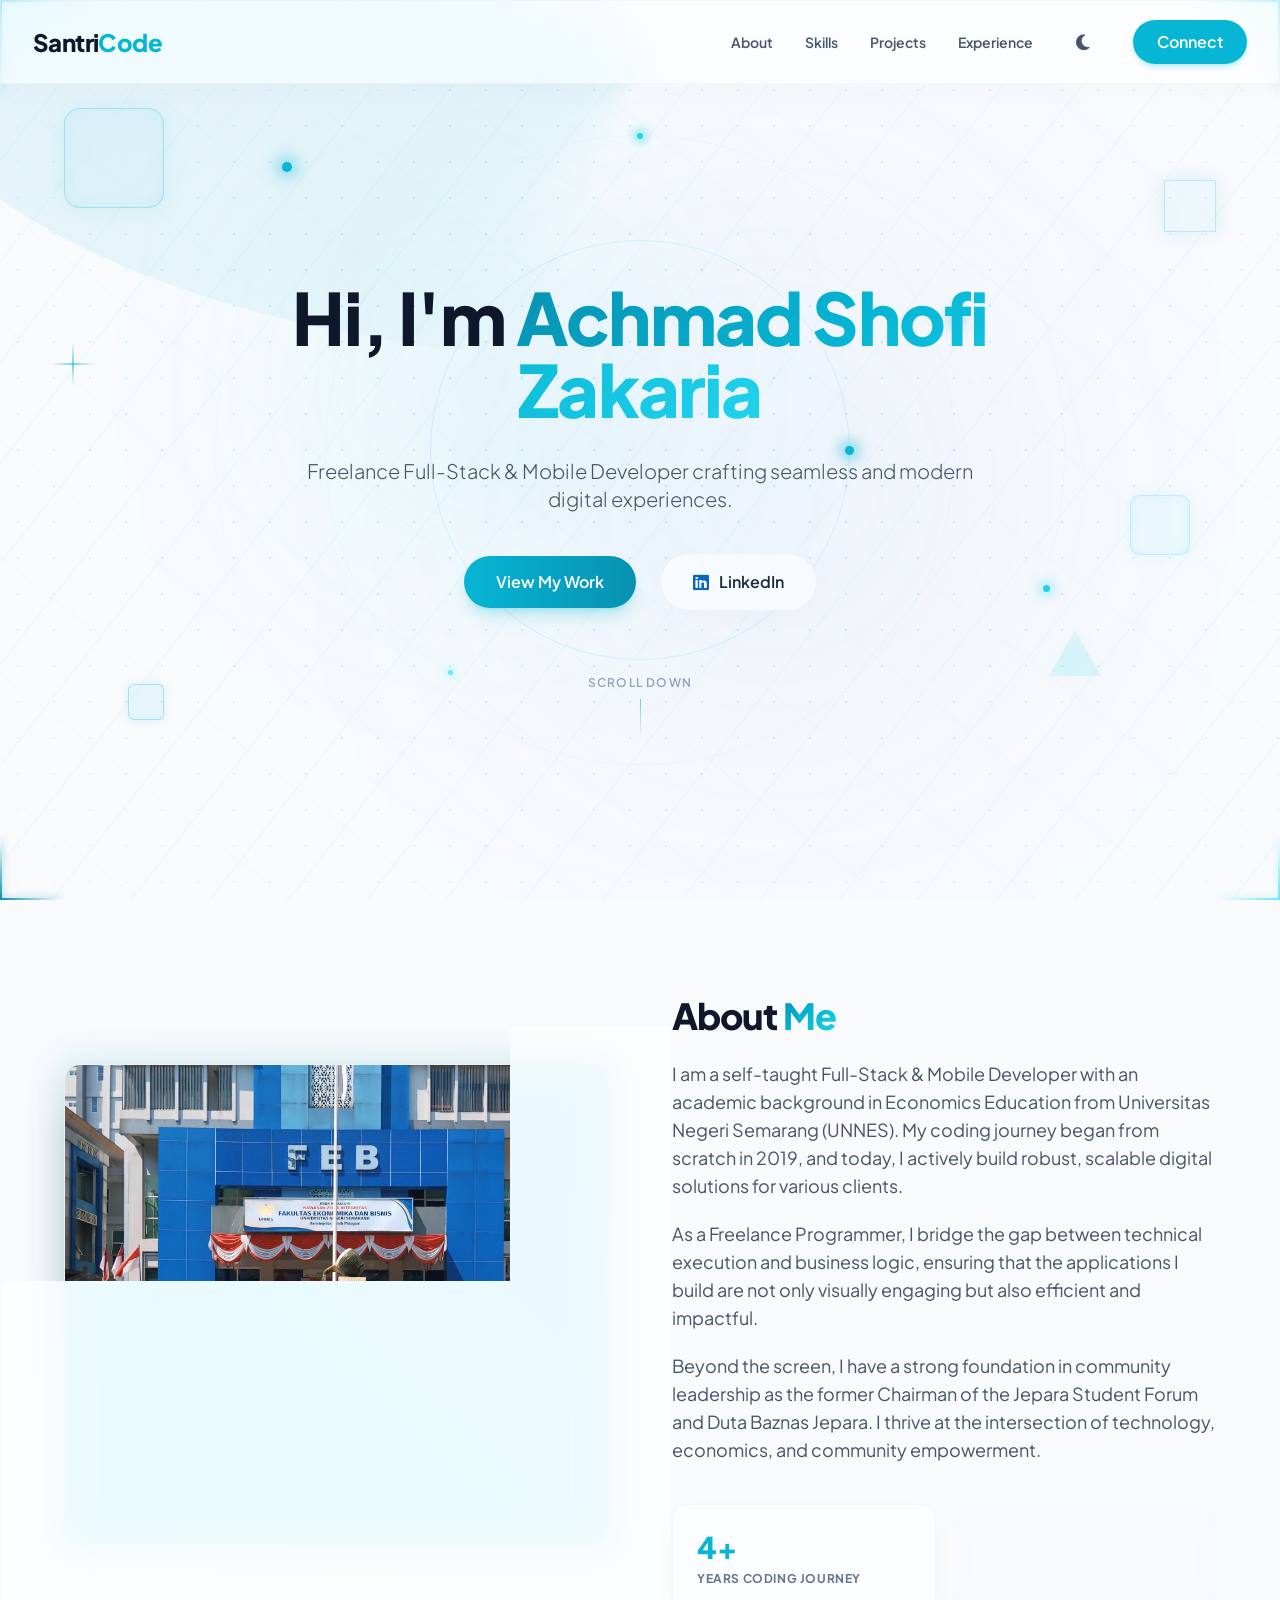
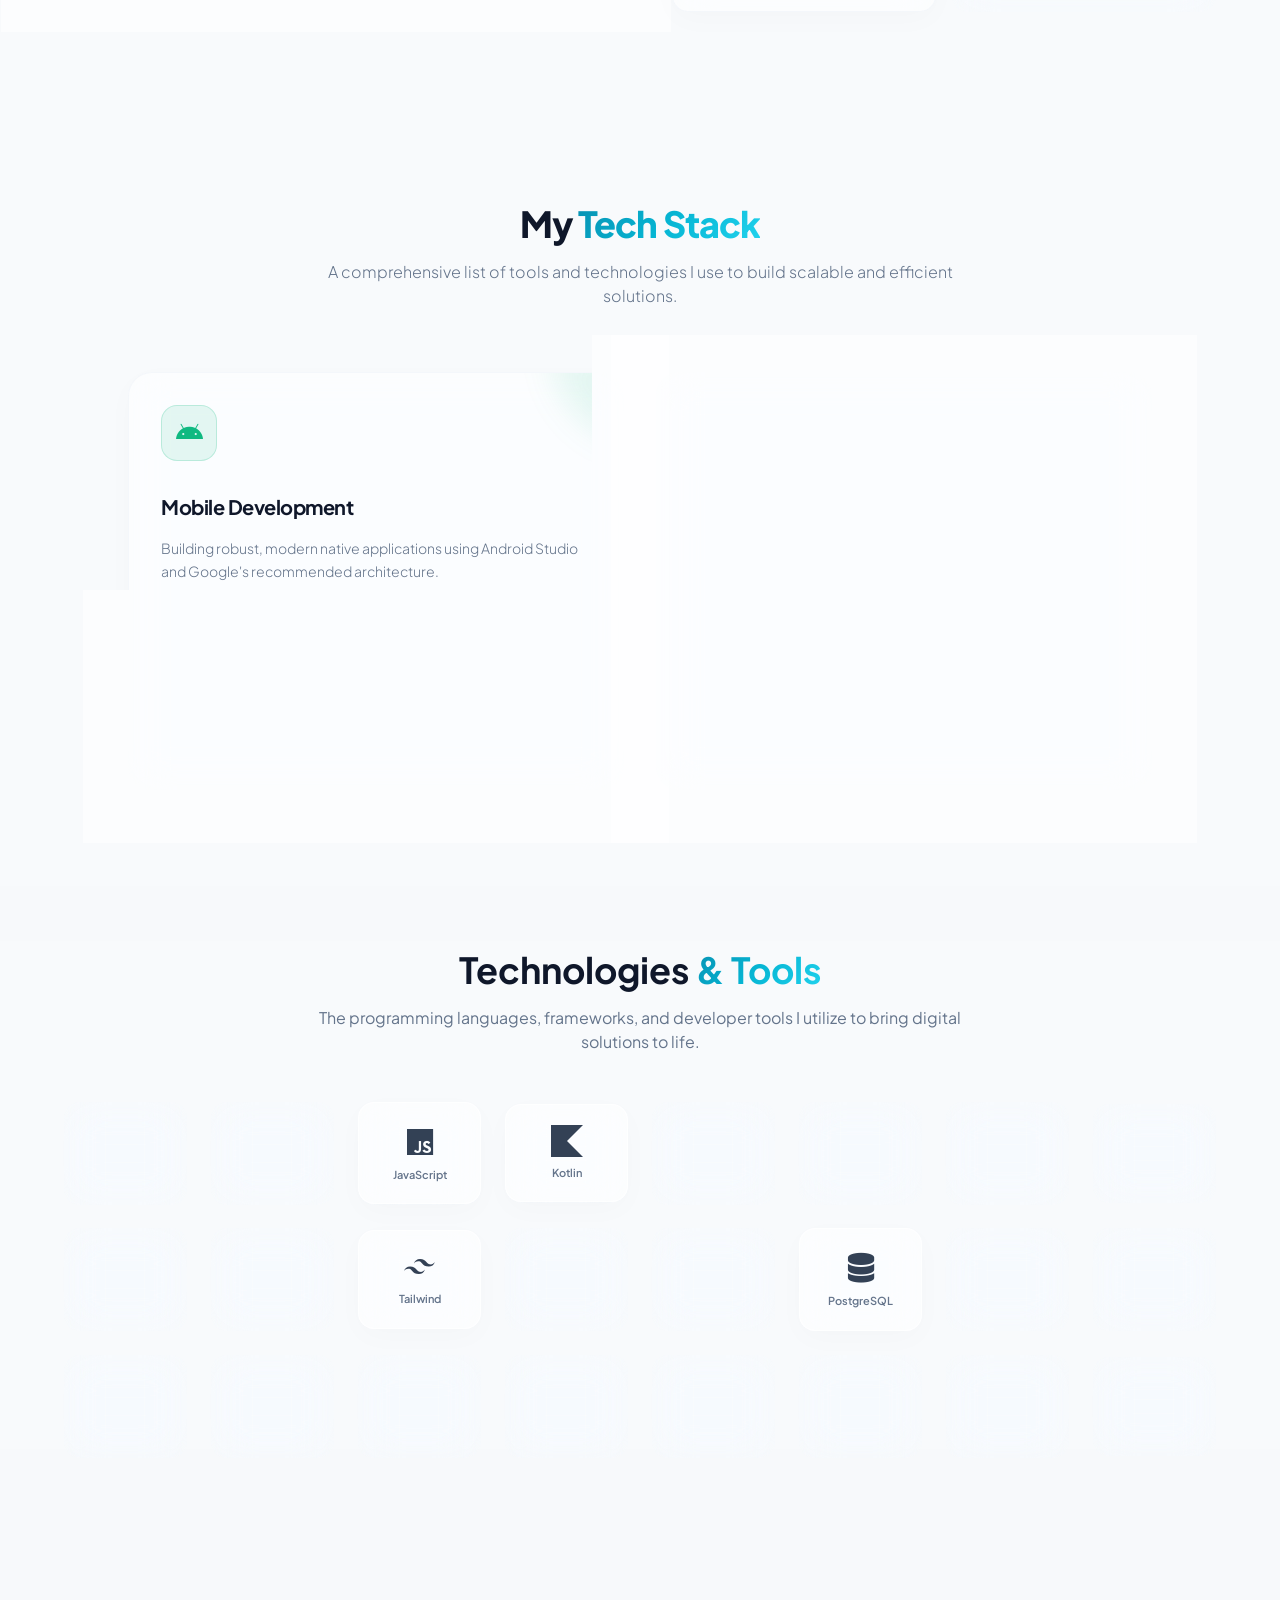
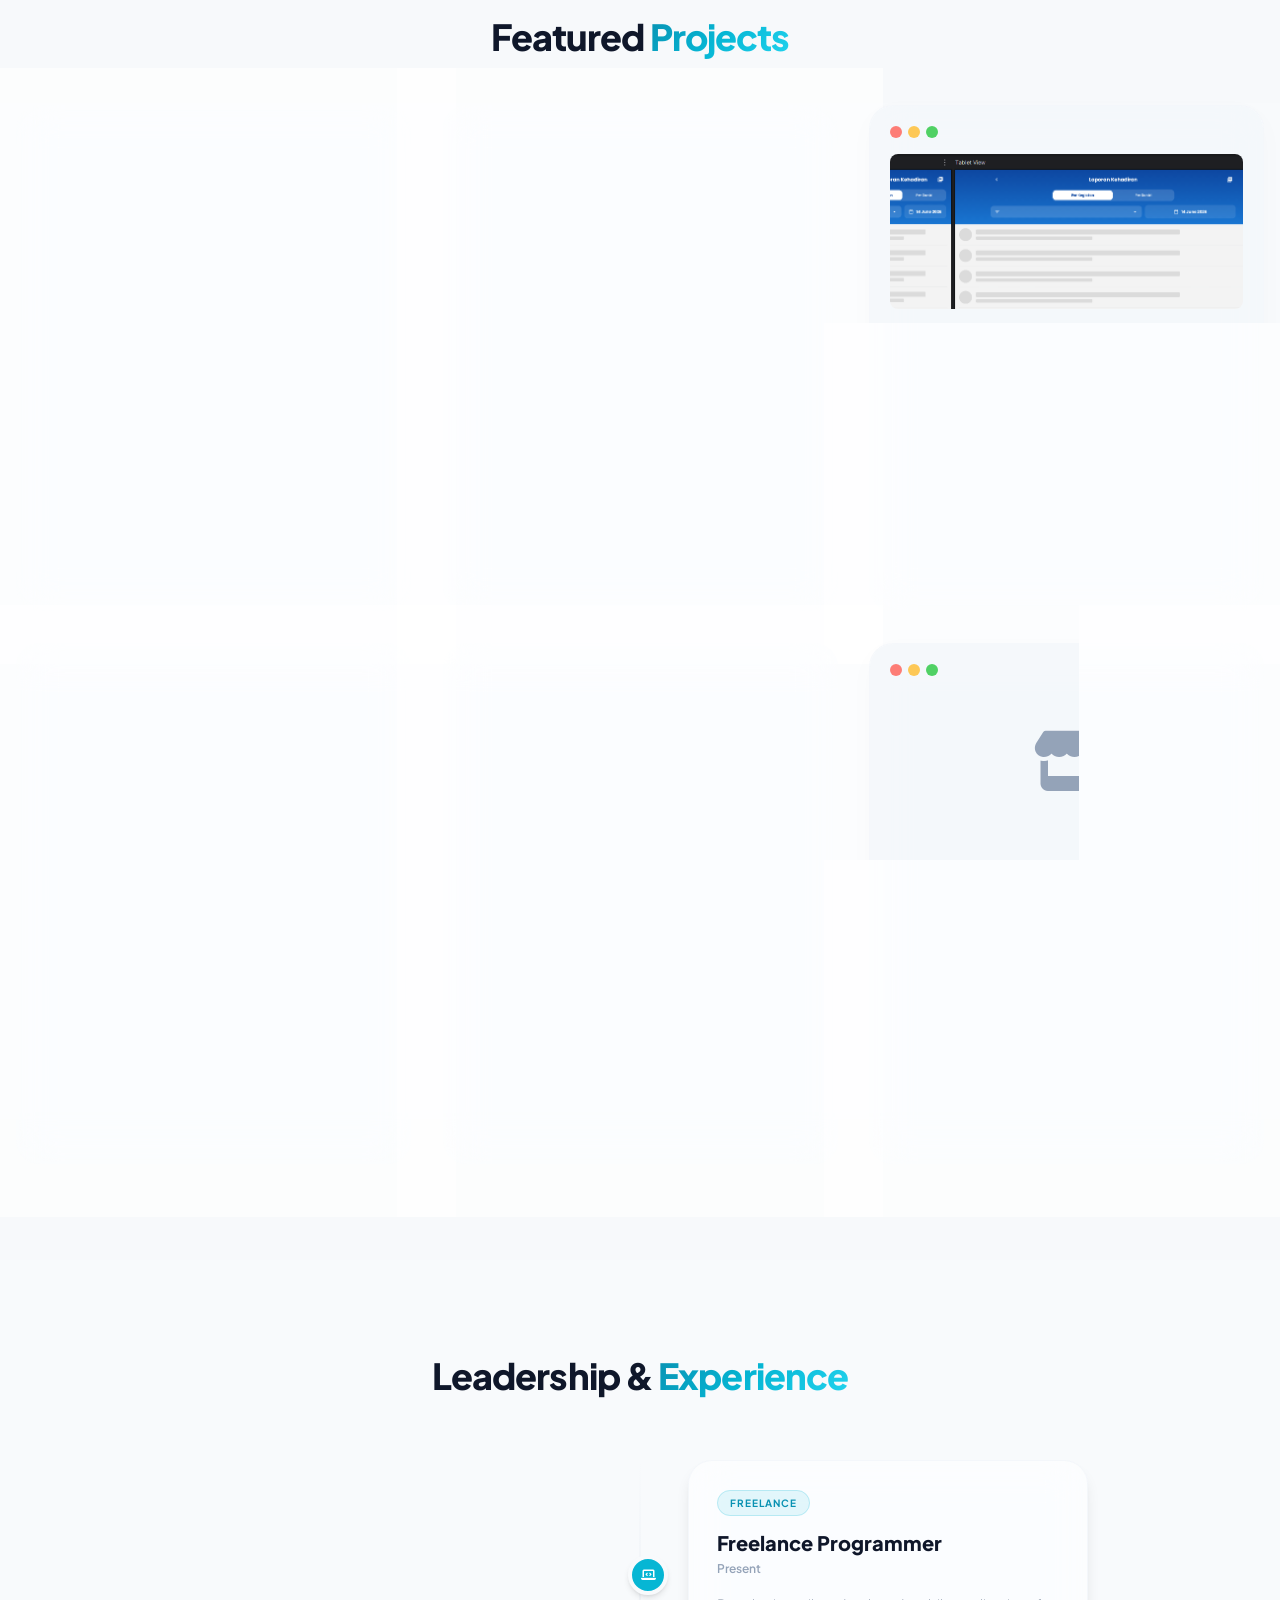
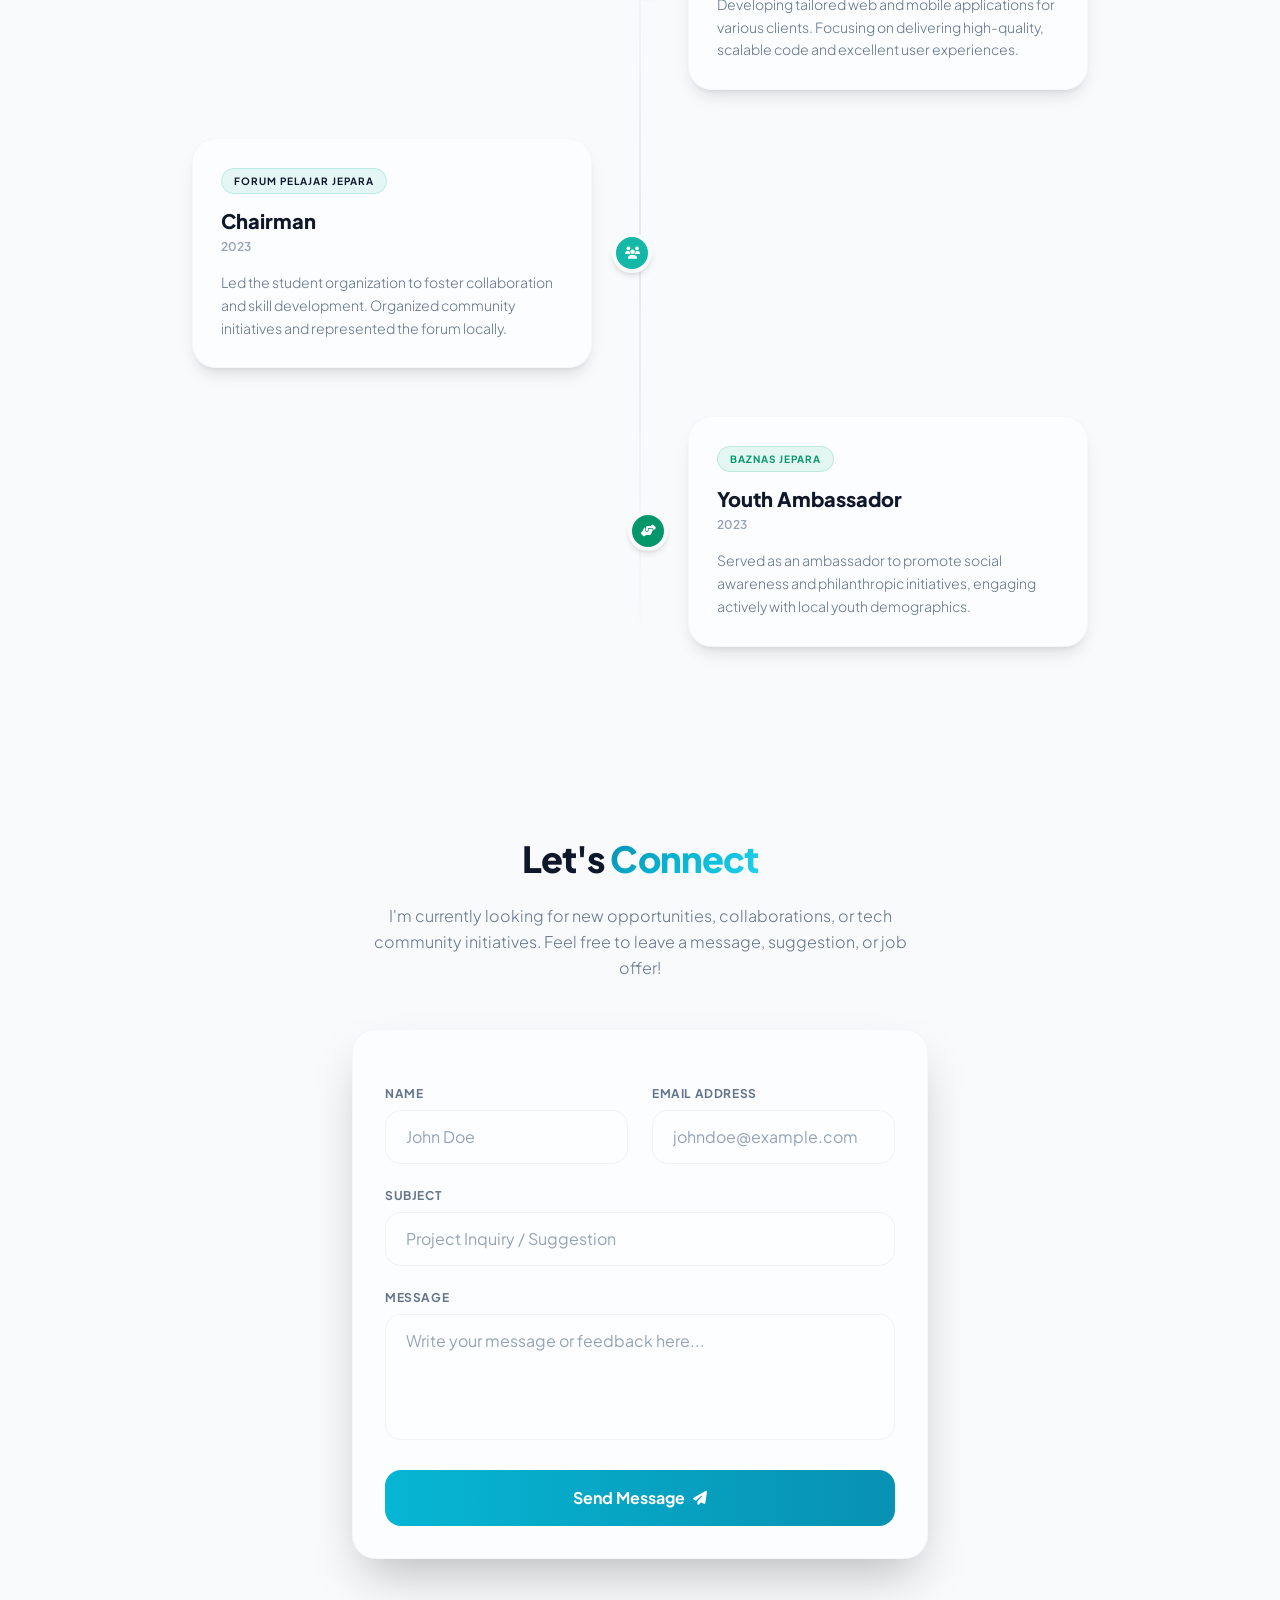
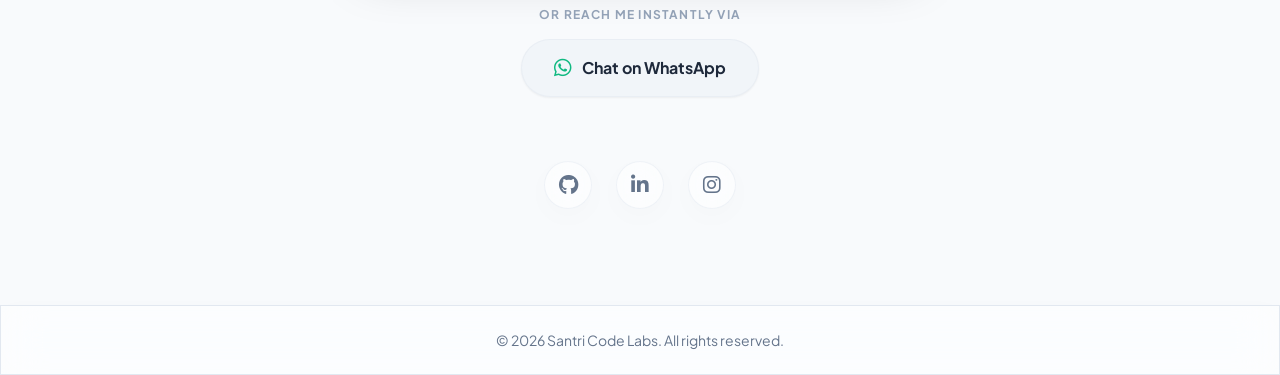
<file: index.html>
<!DOCTYPE html>
<html lang="en" class="scroll-smooth">
<head>
    <meta charset="UTF-8">
    <meta name="viewport" content="width=device-width, initial-scale=1.0">
    <title>Achmad Shofi Zakaria | Portfolio</title>
    <!-- Google Fonts -->
    <link href="assets/css/poppins.css" rel="stylesheet">
    <!-- Tailwind CSS -->
    <script src="assets/js/tailwind.js"></script>
    <!-- Tailwind Configuration -->
    <script src="assets/js/tailwind-config.js"></script>
    <!-- FontAwesome -->
    <link rel="stylesheet" href="assets/css/all.min.css">
    <!-- AOS Animation -->
    <link href="assets/css/aos.css" rel="stylesheet">
    <!-- Custom Styles -->
    <link rel="stylesheet" href="assets/css/custom.css">
</head>
<body class="antialiased selection:bg-primary selection:text-white">

    <!-- Navbar -->
<nav class="fixed w-full z-50 transition-all duration-300 glass-card border-b border-slate-200/30 dark:border-slate-800/20 py-4">
    <div class="max-w-7xl mx-auto px-4 sm:px-6 lg:px-8 flex justify-between items-center">
        <a href="#" class="text-2xl font-extrabold tracking-tight text-slate-900 dark:text-white transition-colors">
            Santri<span class="text-primary">Code</span>
        </a>
        
        <div class="hidden md:flex items-center space-x-8">
            <a href="#about" class="nav-link text-slate-600 dark:text-gray-300 hover:text-primary transition-colors text-sm font-semibold">About</a>
            <a href="#skills" class="nav-link text-slate-600 dark:text-gray-300 hover:text-primary transition-colors text-sm font-semibold">Skills</a>
            <a href="#projects" class="nav-link text-slate-600 dark:text-gray-300 hover:text-primary transition-colors text-sm font-semibold">Projects</a>
            <a href="#experience" class="nav-link text-slate-600 dark:text-gray-300 hover:text-primary transition-colors text-sm font-semibold">Experience</a>
            
            <!-- Theme Toggle Button (Desktop) -->
            <button id="theme-toggle" class="p-2.5 rounded-full text-slate-600 dark:text-gray-300 hover:bg-slate-200/50 dark:hover:bg-white/5 border border-transparent hover:border-slate-200 dark:hover:border-white/10 transition-all duration-300" aria-label="Toggle Theme">
                <i id="theme-toggle-icon" class="fas fa-moon text-lg"></i>
            </button>
            
            <a href="#contact" class="px-6 py-2.5 rounded-full bg-primary hover:bg-secondary text-white font-semibold transition-all duration-300 shadow-md shadow-primary/20 hover:shadow-lg hover:shadow-primary/30">Connect</a>
        </div>
        
        <div class="flex items-center space-x-4 md:hidden">
            <!-- Theme Toggle Button (Mobile) -->
            <button id="theme-toggle-mobile" class="p-2 rounded-full text-slate-600 dark:text-gray-300 hover:bg-slate-200/50 dark:hover:bg-white/5 border border-transparent hover:border-slate-200 dark:hover:border-white/10 transition-all duration-300" aria-label="Toggle Theme">
                <i id="theme-toggle-icon-mobile" class="fas fa-moon text-lg"></i>
            </button>
            <!-- Mobile Menu Button -->
            <button class="text-slate-600 dark:text-gray-300 hover:text-slate-900 dark:hover:text-white p-2" id="mobile-menu-btn" aria-label="Menu">
                <i class="fas fa-bars text-2xl"></i>
            </button>
        </div>
    </div>
    
    <!-- Mobile Menu -->
    <div class="md:hidden hidden absolute top-full left-0 w-full glass-card border-t border-slate-200/30 dark:border-slate-800/20 flex-col py-6 px-6 space-y-4 shadow-xl" id="mobile-menu">
        <a href="#about" class="text-slate-600 dark:text-gray-300 hover:text-primary transition-colors text-base font-semibold py-1">About</a>
        <a href="#skills" class="text-slate-600 dark:text-gray-300 hover:text-primary transition-colors text-base font-semibold py-1">Skills</a>
        <a href="#projects" class="text-slate-600 dark:text-gray-300 hover:text-primary transition-colors text-base font-semibold py-1">Projects</a>
        <a href="#experience" class="text-slate-600 dark:text-gray-300 hover:text-primary transition-colors text-base font-semibold py-1">Experience</a>
        <a href="#contact" class="text-primary font-bold text-base py-1 border-t border-slate-100 dark:border-slate-800/50 pt-3 flex justify-between items-center">
            Connect <i class="fas fa-arrow-right text-sm"></i>
        </a>
    </div>
</nav>


    <!-- Hero Section -->
<section class="min-h-screen flex items-center justify-center pt-20 px-4 relative overflow-hidden">

    <!-- Aurora sweep overlay -->
    <div class="hero-aurora"></div>

    <!-- Animated diagonal stripes (two cross-directions) -->
    <div class="hero-stripes"></div>

    <!-- Dot grid pattern -->
    <div class="hero-dot-grid"></div>

    <!-- Orbiting concentric rings -->
    <div class="hero-orbit-wrap">
        <div class="hero-orbit o1">
            <div class="hero-orbit-dot"></div>
        </div>
        <div class="hero-orbit o2">
            <div class="hero-orbit-dot"></div>
        </div>
        <div class="hero-orbit o3"></div>
    </div>

    <!-- L-bracket corners (all four) -->
    <div class="hero-bracket tl"></div>
    <div class="hero-bracket tr"></div>
    <div class="hero-bracket bl"></div>
    <div class="hero-bracket br"></div>

    <!-- Floating glassmorphic shapes -->
    <div class="hero-shape sq1"></div>
    <div class="hero-shape sq2"></div>
    <div class="hero-shape sq3"></div>
    <div class="hero-shape diamond"></div>
    <div class="hero-shape tri"></div>
    <div class="hero-shape cross-wrap"></div>

    <!-- Glowing pulsing dots (4 dots) -->
    <div class="hero-glow-dot d1"></div>
    <div class="hero-glow-dot d2"></div>
    <div class="hero-glow-dot d3"></div>
    <div class="hero-glow-dot d4"></div>

    <!-- Comet / light trails -->
    <div class="hero-comet c1"></div>
    <div class="hero-comet c2"></div>
    <div class="hero-comet c3"></div>

    <!-- Large ambient blob glows: cyan & blue -->
    <div class="absolute top-1/4 left-1/4 w-80 h-80 bg-cyan-400/10 rounded-full blur-[120px] -z-10 blob-float"></div>
    <div
        class="absolute bottom-1/4 right-1/4 w-96 h-96 bg-blue-500/10 rounded-full blur-[140px] -z-10 blob-float-delayed">
    </div>
    <div
        class="absolute top-1/2 left-1/2 -translate-x-1/2 -translate-y-1/2 w-[560px] h-[560px] bg-sky-500/8 rounded-full blur-[180px] -z-10">
    </div>
    <div class="absolute top-2/3 left-1/6 w-64 h-64 bg-blue-400/8 rounded-full blur-[100px] -z-10 blob-float"></div>

    <!-- Main content -->
    <div class="max-w-4xl mx-auto text-center relative z-10" data-aos="fade-up" data-aos-duration="1000">

        <h1
            class="text-5xl md:text-7xl font-extrabold mt-10 mb-8 leading-tight tracking-tight text-slate-900 dark:text-white">
            Hi, I'm <span class="text-gradient">Achmad Shofi Zakaria</span>
        </h1>
        <p
            class="text-lg md:text-xl text-slate-600 dark:text-gray-400 mb-10 max-w-2xl mx-auto font-light leading-relaxed">
            Freelance Full-Stack &amp; Mobile Developer crafting seamless and modern digital experiences.
        </p>

        <div class="flex flex-col sm:flex-row justify-center items-center space-y-4 sm:space-y-0 sm:space-x-6">
            <a href="#projects"
                class="px-8 py-3.5 rounded-full bg-gradient-to-r from-primary to-secondary text-white font-semibold hover:scale-105 hover:shadow-lg hover:shadow-primary/30 active:scale-95 transition-all duration-300 w-full sm:w-auto shadow-lg shadow-cyan-500/25">
                View My Work
            </a>
            <a href="https://www.linkedin.com/in/achmad-shofi-zakaria-3a2006266" target="_blank"
                class="px-8 py-3.5 rounded-full glass-card hover:bg-slate-200/50 dark:hover:bg-white/5 text-slate-800 dark:text-white font-semibold border border-slate-200/50 dark:border-white/10 hover:border-primary/30 dark:hover:border-primary/30 transition-all duration-300 flex items-center justify-center w-full sm:w-auto">
                <i class="fab fa-linkedin text-lg mr-2.5 text-[#0A66C2]"></i> LinkedIn
            </a>
        </div>

        <!-- Scroll indicator -->
        <div class="mt-16 flex flex-col items-center gap-2 text-slate-400 dark:text-slate-600" data-aos="fade-up"
            data-aos-delay="600">
            <span class="text-xs font-semibold tracking-widest uppercase">Scroll down</span>
            <div class="w-px h-10 bg-gradient-to-b from-cyan-500/60 to-transparent"></div>
        </div>
    </div>
</section>

    <!-- About Section -->
<section id="about" class="py-24 px-4">
    <div class="max-w-6xl mx-auto">
        <div class="grid md:grid-cols-2 gap-16 items-center">
            <!-- Left Side: Profile Image with Premium Glow Accent -->
            <div data-aos="fade-right" class="relative group max-w-md mx-auto md:max-w-none w-full">
                <div class="absolute -inset-2 bg-gradient-to-tr from-primary/30 to-secondary/30 rounded-2xl blur-lg opacity-40 group-hover:opacity-60 transition duration-700"></div>
                <div class="relative w-full aspect-square md:aspect-auto md:h-[480px] rounded-2xl overflow-hidden glass-card border border-slate-200/50 dark:border-white/10 shadow-2xl">
                    <img src="fotoku.jpeg" alt="My Picture" class="object-cover w-full h-full group-hover:scale-105 transition-transform duration-1000 ease-out">
                    <div class="absolute inset-0 bg-gradient-to-t from-slate-900/40 via-transparent to-transparent opacity-60"></div>
                </div>
            </div>
            
            <!-- Right Side: Bio and Stats -->
            <div data-aos="fade-left">
                <h2 class="text-3xl md:text-4xl font-extrabold mb-6 tracking-tight">About <span class="text-gradient">Me</span></h2>
                <div class="space-y-5 text-slate-600 dark:text-gray-300 font-normal leading-relaxed text-base md:text-lg">
                    <p>
                        I am a self-taught Full-Stack & Mobile Developer with an academic background in Economics Education from Universitas Negeri Semarang (UNNES). My coding journey began from scratch in 2019, and today, I actively build robust, scalable digital solutions for various clients.
                    </p>
                    <p>
                        As a Freelance Programmer, I bridge the gap between technical execution and business logic, ensuring that the applications I build are not only visually engaging but also efficient and impactful.
                    </p>
                    <p>
                        Beyond the screen, I have a strong foundation in community leadership as the former Chairman of the Jepara Student Forum and Duta Baznas Jepara. I thrive at the intersection of technology, economics, and community empowerment.
                    </p>
                </div>
                
                <!-- Stat Cards -->
                <div class="mt-10 grid grid-cols-2 gap-4">
                    <div class="glass-card glass-card-hover p-6 rounded-2xl border border-slate-200/30 dark:border-white/5">
                        <h4 class="text-primary font-extrabold text-3xl mb-1.5">4+</h4>
                        <p class="text-xs font-bold text-slate-500 dark:text-gray-400 uppercase tracking-wider">Years Coding Journey</p>
                    </div>
                    <div class="glass-card glass-card-hover p-6 rounded-2xl border border-slate-200/30 dark:border-white/5">
                        <h4 class="text-primary font-extrabold text-3xl mb-1.5">8+</h4>
                        <p class="text-xs font-bold text-slate-500 dark:text-gray-400 uppercase tracking-wider">Projects Delivered</p>
                    </div>
                </div>
            </div>
        </div>
    </div>
</section>


    <!-- Skills Section -->
<section id="skills" class="py-24 px-4 relative">
    <div class="max-w-5xl mx-auto text-center">
        <h2 class="text-3xl md:text-4xl font-extrabold mb-4 tracking-tight" data-aos="fade-up">My <span class="text-gradient">Tech Stack</span></h2>
        <p class="text-slate-500 dark:text-gray-400 mb-16 max-w-2xl mx-auto font-light" data-aos="fade-up" data-aos-delay="100">A comprehensive list of tools and technologies I use to build scalable and efficient solutions.</p>
        
        <div class="grid md:grid-cols-2 gap-8">
            <!-- Mobile Dev -->
            <div class="glass-card glass-card-hover p-8 rounded-3xl text-left border border-slate-200/30 dark:border-white/5 relative overflow-hidden" data-aos="fade-up" data-aos-delay="200">
                <!-- Glowing corner indicator -->
                <div class="absolute top-0 right-0 w-24 h-24 bg-emerald-500/10 rounded-bl-full -mr-6 -mt-6 blur-lg"></div>
                
                <div class="w-14 h-14 rounded-2xl bg-emerald-500/10 flex items-center justify-center mb-8 border border-emerald-500/20">
                    <i class="fab fa-android text-2xl text-emerald-500"></i>
                </div>
                <h3 class="text-xl font-bold mb-4 tracking-tight text-slate-850 dark:text-white">Mobile Development</h3>
                <p class="text-sm text-slate-500 dark:text-gray-400 mb-6 font-light leading-relaxed">
                    Building robust, modern native applications using Android Studio and Google's recommended architecture.
                </p>
                <div class="flex flex-wrap gap-2.5 mt-auto">
                    <span class="px-3 py-1.5 bg-slate-100 dark:bg-white/5 rounded-full text-xs font-semibold text-slate-600 dark:text-gray-300 border border-slate-200/50 dark:border-white/10">Kotlin</span>
                    <span class="px-3 py-1.5 bg-slate-100 dark:bg-white/5 rounded-full text-xs font-semibold text-slate-600 dark:text-gray-300 border border-slate-200/50 dark:border-white/10">SQLite</span>
                    <span class="px-3 py-1.5 bg-slate-100 dark:bg-white/5 rounded-full text-xs font-semibold text-slate-600 dark:text-gray-300 border border-slate-200/50 dark:border-white/10">Android Studio</span>
                </div>
            </div>

            <!-- Full-Stack Web Dev -->
            <div class="glass-card glass-card-hover p-8 rounded-3xl text-left border border-slate-200/30 dark:border-white/5 relative overflow-hidden" data-aos="fade-up" data-aos-delay="300">
                <!-- Glowing corner indicator -->
                <div class="absolute top-0 right-0 w-24 h-24 bg-cyan-500/10 rounded-bl-full -mr-6 -mt-6 blur-lg"></div>

                <div class="w-14 h-14 rounded-2xl bg-cyan-500/10 flex items-center justify-center mb-8 border border-cyan-500/20">
                    <i class="fas fa-layer-group text-2xl text-cyan-500"></i>
                </div>
                <h3 class="text-xl font-bold mb-4 tracking-tight text-slate-850 dark:text-white">Full-Stack Web Development</h3>
                <p class="text-sm text-slate-500 dark:text-gray-400 mb-6 font-light leading-relaxed">
                    Designing responsive frontends and architecting scalable backend systems with robust databases.
                </p>
                <div class="flex flex-wrap gap-2.5 mt-auto">
                    <span class="px-3 py-1.5 bg-slate-100 dark:bg-white/5 rounded-full text-xs font-semibold text-slate-600 dark:text-gray-300 border border-slate-200/50 dark:border-white/10">HTML</span>
                    <span class="px-3 py-1.5 bg-slate-100 dark:bg-white/5 rounded-full text-xs font-semibold text-slate-600 dark:text-gray-300 border border-slate-200/50 dark:border-white/10">CSS</span>
                    <span class="px-3 py-1.5 bg-slate-100 dark:bg-white/5 rounded-full text-xs font-semibold text-slate-600 dark:text-gray-300 border border-slate-200/50 dark:border-white/10">JS</span>
                    <span class="px-3 py-1.5 bg-slate-100 dark:bg-white/5 rounded-full text-xs font-semibold text-slate-600 dark:text-gray-300 border border-slate-200/50 dark:border-white/10">PHP</span>
                    <span class="px-3 py-1.5 bg-slate-100 dark:bg-white/5 rounded-full text-xs font-semibold text-slate-600 dark:text-gray-300 border border-slate-200/50 dark:border-white/10">Laravel</span>
                    <span class="px-3 py-1.5 bg-slate-100 dark:bg-white/5 rounded-full text-xs font-semibold text-slate-600 dark:text-gray-300 border border-slate-200/50 dark:border-white/10">Inertia.js</span>
                    <span class="px-3 py-1.5 bg-slate-100 dark:bg-white/5 rounded-full text-xs font-semibold text-slate-600 dark:text-gray-300 border border-slate-200/50 dark:border-white/10">Tailwind</span>
                    <span class="px-3 py-1.5 bg-slate-100 dark:bg-white/5 rounded-full text-xs font-semibold text-slate-600 dark:text-gray-300 border border-slate-200/50 dark:border-white/10">React</span>
                    <span class="px-3 py-1.5 bg-slate-100 dark:bg-white/5 rounded-full text-xs font-semibold text-slate-600 dark:text-gray-300 border border-slate-200/50 dark:border-white/10">Express</span>
                    <span class="px-3 py-1.5 bg-slate-100 dark:bg-white/5 rounded-full text-xs font-semibold text-slate-600 dark:text-gray-300 border border-slate-200/50 dark:border-white/10">Node.js</span>
                    <span class="px-3 py-1.5 bg-slate-100 dark:bg-white/5 rounded-full text-xs font-semibold text-slate-600 dark:text-gray-300 border border-slate-200/50 dark:border-white/10">MongoDB</span>
                    <span class="px-3 py-1.5 bg-slate-100 dark:bg-white/5 rounded-full text-xs font-semibold text-slate-600 dark:text-gray-300 border border-slate-200/50 dark:border-white/10">MySQL</span>
                    <span class="px-3 py-1.5 bg-slate-100 dark:bg-white/5 rounded-full text-xs font-semibold text-slate-600 dark:text-gray-300 border border-slate-200/50 dark:border-white/10">PostgreSQL</span>
                    <span class="px-3 py-1.5 bg-slate-100 dark:bg-white/5 rounded-full text-xs font-semibold text-slate-600 dark:text-gray-300 border border-slate-200/50 dark:border-white/10">Git & GitHub</span>
                    <span class="px-3 py-1.5 bg-slate-100 dark:bg-white/5 rounded-full text-xs font-semibold text-slate-600 dark:text-gray-300 border border-slate-200/50 dark:border-white/10">FontAwesome</span>
                    <span class="px-3 py-1.5 bg-slate-100 dark:bg-white/5 rounded-full text-xs font-semibold text-slate-600 dark:text-gray-300 border border-slate-200/50 dark:border-white/10">SweetAlert</span>
                    <span class="px-3 py-1.5 bg-slate-100 dark:bg-white/5 rounded-full text-xs font-semibold text-slate-600 dark:text-gray-300 border border-slate-200/50 dark:border-white/10">Postman</span>
                    <span class="px-3 py-1.5 bg-slate-100 dark:bg-white/5 rounded-full text-xs font-semibold text-slate-600 dark:text-gray-300 border border-slate-200/50 dark:border-white/10">Figma</span>
                    <span class="px-3 py-1.5 bg-slate-100 dark:bg-white/5 rounded-full text-xs font-semibold text-slate-600 dark:text-gray-300 border border-slate-200/50 dark:border-white/10">Vercel</span>
                </div>
            </div>
        </div>
    </div>
</section>


    <!-- Technologies & Tools Logo Grid -->
<section id="tech-logos" class="py-16 px-4 bg-slate-50/50 dark:bg-black/10">
    <div class="max-w-6xl mx-auto text-center">
        <h2 class="text-3xl md:text-4xl font-bold mb-4" data-aos="fade-up">Technologies <span class="text-gradient">& Tools</span></h2>
        <p class="text-slate-500 dark:text-gray-400 mb-12 max-w-2xl mx-auto" data-aos="fade-up" data-aos-delay="100">
            The programming languages, frameworks, and developer tools I utilize to bring digital solutions to life.
        </p>

        <!-- Logo Grid -->
        <div class="grid grid-cols-3 sm:grid-cols-4 md:grid-cols-6 lg:grid-cols-8 gap-4 sm:gap-6 justify-center items-center" data-aos="fade-up" data-aos-delay="200">
            
            <!-- HTML5 -->
            <div class="glass-card p-5 rounded-2xl flex flex-col items-center justify-center hover:-translate-y-2 hover:shadow-lg hover:shadow-orange-500/20 hover:border-orange-500/50 transition-all duration-300 group">
                <div class="text-3xl text-slate-700 dark:text-slate-300 group-hover:text-orange-500 transition-colors duration-300 mb-2">
                    <i class="fab fa-html5"></i>
                </div>
                <span class="text-[11px] font-semibold text-slate-500 dark:text-gray-400 group-hover:text-slate-800 dark:group-hover:text-white transition-colors duration-300">HTML5</span>
            </div>

            <!-- CSS3 -->
            <div class="glass-card p-5 rounded-2xl flex flex-col items-center justify-center hover:-translate-y-2 hover:shadow-lg hover:shadow-blue-500/20 hover:border-blue-500/50 transition-all duration-300 group">
                <div class="text-3xl text-slate-700 dark:text-slate-300 group-hover:text-blue-500 transition-colors duration-300 mb-2">
                    <i class="fab fa-css3-alt"></i>
                </div>
                <span class="text-[11px] font-semibold text-slate-500 dark:text-gray-400 group-hover:text-slate-800 dark:group-hover:text-white transition-colors duration-300">CSS3</span>
            </div>

            <!-- JavaScript -->
            <div class="glass-card p-5 rounded-2xl flex flex-col items-center justify-center hover:-translate-y-2 hover:shadow-lg hover:shadow-yellow-500/20 hover:border-yellow-500/50 transition-all duration-300 group">
                <div class="text-3xl text-slate-700 dark:text-slate-300 group-hover:text-yellow-500 transition-colors duration-300 mb-2">
                    <i class="fab fa-js"></i>
                </div>
                <span class="text-[11px] font-semibold text-slate-500 dark:text-gray-400 group-hover:text-slate-800 dark:group-hover:text-white transition-colors duration-300">JavaScript</span>
            </div>

            <!-- Kotlin -->
            <div class="glass-card p-5 rounded-2xl flex flex-col items-center justify-center hover:-translate-y-2 hover:shadow-lg hover:shadow-purple-500/20 hover:border-purple-500/50 transition-all duration-300 group">
                <div class="text-3xl text-slate-700 dark:text-slate-300 group-hover:text-purple-500 transition-colors duration-300 mb-2">
                    <svg class="w-8 h-8" viewBox="0 0 24 24" fill="currentColor">
                        <path d="M24 24H0V0h24L12 12Z"/>
                    </svg>
                </div>
                <span class="text-[11px] font-semibold text-slate-500 dark:text-gray-400 group-hover:text-slate-800 dark:group-hover:text-white transition-colors duration-300">Kotlin</span>
            </div>

            <!-- PHP -->
            <div class="glass-card p-5 rounded-2xl flex flex-col items-center justify-center hover:-translate-y-2 hover:shadow-lg hover:shadow-indigo-400/20 hover:border-indigo-400/50 transition-all duration-300 group">
                <div class="text-3xl text-slate-700 dark:text-slate-300 group-hover:text-indigo-400 transition-colors duration-300 mb-2">
                    <i class="fab fa-php"></i>
                </div>
                <span class="text-[11px] font-semibold text-slate-500 dark:text-gray-400 group-hover:text-slate-800 dark:group-hover:text-white transition-colors duration-300">PHP</span>
            </div>

            <!-- Laravel -->
            <div class="glass-card p-5 rounded-2xl flex flex-col items-center justify-center hover:-translate-y-2 hover:shadow-lg hover:shadow-red-500/20 hover:border-red-500/50 transition-all duration-300 group">
                <div class="text-3xl text-slate-700 dark:text-slate-300 group-hover:text-red-500 transition-colors duration-300 mb-2">
                    <i class="fab fa-laravel"></i>
                </div>
                <span class="text-[11px] font-semibold text-slate-500 dark:text-gray-400 group-hover:text-slate-800 dark:group-hover:text-white transition-colors duration-300">Laravel</span>
            </div>

            <!-- React -->
            <div class="glass-card p-5 rounded-2xl flex flex-col items-center justify-center hover:-translate-y-2 hover:shadow-lg hover:shadow-cyan-400/20 hover:border-cyan-400/50 transition-all duration-300 group">
                <div class="text-3xl text-slate-700 dark:text-slate-300 group-hover:text-cyan-400 group-hover:animate-[spin_6s_linear_infinite] transition-colors duration-300 mb-2">
                    <i class="fab fa-react"></i>
                </div>
                <span class="text-[11px] font-semibold text-slate-500 dark:text-gray-400 group-hover:text-slate-800 dark:group-hover:text-white transition-colors duration-300">React.js</span>
            </div>
            
            <!-- Next.js -->
            <div class="glass-card p-5 rounded-2xl flex flex-col items-center justify-center hover:-translate-y-2 hover:shadow-lg hover:shadow-slate-500/20 hover:border-slate-500/50 transition-all duration-300 group">
                <div class="text-3xl text-slate-700 dark:text-slate-300 group-hover:text-slate-900 dark:group-hover:text-white transition-colors duration-300 mb-2">
                    <svg class="w-8 h-8" viewBox="0 0 180 180" fill="currentColor">
                        <circle cx="90" cy="90" r="80" stroke="currentColor" stroke-width="10" fill="none" />
                        <path d="M125.6 123.8L62 42h-6v96h11.2V68.2l61.5 78.4c5.1-4.7 9.4-10.4 12.5-16.8zM128 42h-11.2v53.4L128 110V42z" />
                    </svg>
                </div>
                <span class="text-[11px] font-semibold text-slate-500 dark:text-gray-400 group-hover:text-slate-800 dark:group-hover:text-white transition-colors duration-300">Next.js</span>
            </div>

            <!-- Node.js -->
            <div class="glass-card p-5 rounded-2xl flex flex-col items-center justify-center hover:-translate-y-2 hover:shadow-lg hover:shadow-green-500/20 hover:border-green-500/50 transition-all duration-300 group">
                <div class="text-3xl text-slate-700 dark:text-slate-300 group-hover:text-green-500 transition-colors duration-300 mb-2">
                    <i class="fab fa-node-js"></i>
                </div>
                <span class="text-[11px] font-semibold text-slate-500 dark:text-gray-400 group-hover:text-slate-800 dark:group-hover:text-white transition-colors duration-300">Node.js</span>
            </div>

            <!-- Express.js -->
            <div class="glass-card p-5 rounded-2xl flex flex-col items-center justify-center hover:-translate-y-2 hover:shadow-lg hover:shadow-gray-400/20 hover:border-gray-400/50 transition-all duration-300 group">
                <div class="text-3xl text-slate-700 dark:text-slate-300 group-hover:text-gray-500 dark:group-hover:text-white transition-colors duration-300 mb-2">
                    <i class="fas fa-server"></i>
                </div>
                <span class="text-[11px] font-semibold text-slate-500 dark:text-gray-400 group-hover:text-slate-800 dark:group-hover:text-white transition-colors duration-300">Express</span>
            </div>

            <!-- Tailwind CSS -->
            <div class="glass-card p-5 rounded-2xl flex flex-col items-center justify-center hover:-translate-y-2 hover:shadow-lg hover:shadow-cyan-400/20 hover:border-cyan-400/50 transition-all duration-300 group">
                <div class="text-3xl text-slate-700 dark:text-slate-300 group-hover:text-cyan-400 transition-colors duration-300 mb-2">
                    <svg class="w-8 h-8" viewBox="0 0 24 24" fill="currentColor">
                        <path d="M12 6.036c-2.287 0-3.81 1.142-4.571 3.428 1.143-1.524 2.476-2.095 4-1.714.87.217 1.49.845 2.178 1.547C14.73 10.443 15.932 11.66 18.571 11.66c2.286 0 3.81-1.143 4.572-3.428-1.143 1.524-2.476 2.095-4 1.714-.87-.217-1.49-.845-2.178-1.547C15.842 7.254 14.64 6.036 12 6.036zm-7.429 5.624C2.286 11.66.762 12.802 0 15.088c1.143-1.524 2.476-2.095 4-1.714.87.217 1.49.845 2.178 1.547 1.122 1.143 2.324 2.36 4.963 2.36 2.286 0 3.81-1.143 4.571-3.428-1.143 1.524-2.476 2.095-4 1.714-.87-.217-1.49-.845-2.178-1.547-1.123-1.143-2.324-2.36-4.963-2.36z"/>
                    </svg>
                </div>
                <span class="text-[11px] font-semibold text-slate-500 dark:text-gray-400 group-hover:text-slate-800 dark:group-hover:text-white transition-colors duration-300">Tailwind</span>
            </div>

            <!-- InertiaJS -->
            <div class="glass-card p-5 rounded-2xl flex flex-col items-center justify-center hover:-translate-y-2 hover:shadow-lg hover:shadow-purple-500/20 hover:border-purple-500/50 transition-all duration-300 group">
                <div class="text-3xl text-slate-700 dark:text-slate-300 group-hover:text-purple-500 transition-colors duration-300 mb-2">
                    <i class="fas fa-exchange-alt"></i>
                </div>
                <span class="text-[11px] font-semibold text-slate-500 dark:text-gray-400 group-hover:text-slate-800 dark:group-hover:text-white transition-colors duration-300">Inertia.js</span>
            </div>

            <!-- MongoDB -->
            <div class="glass-card p-5 rounded-2xl flex flex-col items-center justify-center hover:-translate-y-2 hover:shadow-lg hover:shadow-green-600/20 hover:border-green-600/50 transition-all duration-300 group">
                <div class="text-3xl text-slate-700 dark:text-slate-300 group-hover:text-green-600 transition-colors duration-300 mb-2">
                    <i class="fas fa-leaf"></i>
                </div>
                <span class="text-[11px] font-semibold text-slate-500 dark:text-gray-400 group-hover:text-slate-800 dark:group-hover:text-white transition-colors duration-300">MongoDB</span>
            </div>

            <!-- PostgreSQL -->
            <div class="glass-card p-5 rounded-2xl flex flex-col items-center justify-center hover:-translate-y-2 hover:shadow-lg hover:shadow-indigo-500/20 hover:border-indigo-500/50 transition-all duration-300 group">
                <div class="text-3xl text-slate-700 dark:text-slate-300 group-hover:text-indigo-500 transition-colors duration-300 mb-2">
                    <i class="fas fa-database"></i>
                </div>
                <span class="text-[11px] font-semibold text-slate-500 dark:text-gray-400 group-hover:text-slate-800 dark:group-hover:text-white transition-colors duration-300">PostgreSQL</span>
            </div>

            <!-- MySQL -->
            <div class="glass-card p-5 rounded-2xl flex flex-col items-center justify-center hover:-translate-y-2 hover:shadow-lg hover:shadow-sky-500/20 hover:border-sky-500/50 transition-all duration-300 group">
                <div class="text-3xl text-slate-700 dark:text-slate-300 group-hover:text-sky-500 transition-colors duration-300 mb-2">
                    <i class="fas fa-database"></i>
                </div>
                <span class="text-[11px] font-semibold text-slate-500 dark:text-gray-400 group-hover:text-slate-800 dark:group-hover:text-white transition-colors duration-300">MySQL</span>
            </div>

            <!-- SQLite -->
            <div class="glass-card p-5 rounded-2xl flex flex-col items-center justify-center hover:-translate-y-2 hover:shadow-lg hover:shadow-blue-400/20 hover:border-blue-400/50 transition-all duration-300 group">
                <div class="text-3xl text-slate-700 dark:text-slate-300 group-hover:text-blue-400 transition-colors duration-300 mb-2">
                    <i class="fas fa-database"></i>
                </div>
                <span class="text-[11px] font-semibold text-slate-500 dark:text-gray-400 group-hover:text-slate-800 dark:group-hover:text-white transition-colors duration-300">SQLite</span>
            </div>

            <!-- Git -->
            <div class="glass-card p-5 rounded-2xl flex flex-col items-center justify-center hover:-translate-y-2 hover:shadow-lg hover:shadow-orange-600/20 hover:border-orange-600/50 transition-all duration-300 group">
                <div class="text-3xl text-slate-700 dark:text-slate-300 group-hover:text-orange-600 transition-colors duration-300 mb-2">
                    <i class="fab fa-git-alt"></i>
                </div>
                <span class="text-[11px] font-semibold text-slate-500 dark:text-gray-400 group-hover:text-slate-800 dark:group-hover:text-white transition-colors duration-300">Git</span>
            </div>

            <!-- GitHub -->
            <div class="glass-card p-5 rounded-2xl flex flex-col items-center justify-center hover:-translate-y-2 hover:shadow-lg hover:shadow-slate-500/20 hover:border-slate-500/50 transition-all duration-300 group">
                <div class="text-3xl text-slate-700 dark:text-slate-300 group-hover:text-slate-900 dark:group-hover:text-white transition-colors duration-300 mb-2">
                    <i class="fab fa-github"></i>
                </div>
                <span class="text-[11px] font-semibold text-slate-500 dark:text-gray-400 group-hover:text-slate-800 dark:group-hover:text-white transition-colors duration-300">GitHub</span>
            </div>

            <!-- FontAwesome -->
            <div class="glass-card p-5 rounded-2xl flex flex-col items-center justify-center hover:-translate-y-2 hover:shadow-lg hover:shadow-blue-500/20 hover:border-blue-500/50 transition-all duration-300 group">
                <div class="text-3xl text-slate-700 dark:text-slate-300 group-hover:text-blue-500 transition-colors duration-300 mb-2">
                    <i class="fab fa-font-awesome"></i>
                </div>
                <span class="text-[11px] font-semibold text-slate-500 dark:text-gray-400 group-hover:text-slate-800 dark:group-hover:text-white transition-colors duration-300">FontAwesome</span>
            </div>

            <!-- SweetAlert -->
            <div class="glass-card p-5 rounded-2xl flex flex-col items-center justify-center hover:-translate-y-2 hover:shadow-lg hover:shadow-purple-400/20 hover:border-purple-400/50 transition-all duration-300 group">
                <div class="text-3xl text-slate-700 dark:text-slate-300 group-hover:text-purple-400 transition-colors duration-300 mb-2">
                    <i class="fas fa-bell"></i>
                </div>
                <span class="text-[11px] font-semibold text-slate-500 dark:text-gray-400 group-hover:text-slate-800 dark:group-hover:text-white transition-colors duration-300">SweetAlert</span>
            </div>

            <!-- Android Studio -->
            <div class="glass-card p-5 rounded-2xl flex flex-col items-center justify-center hover:-translate-y-2 hover:shadow-lg hover:shadow-emerald-500/20 hover:border-emerald-500/50 transition-all duration-300 group">
                <div class="text-3xl text-slate-700 dark:text-slate-300 group-hover:text-emerald-500 transition-colors duration-300 mb-2">
                    <i class="fab fa-android"></i>
                </div>
                <span class="text-[11px] font-semibold text-slate-500 dark:text-gray-400 group-hover:text-slate-800 dark:group-hover:text-white transition-colors duration-300">Android Studio</span>
            </div>

            <!-- Figma -->
            <div class="glass-card p-5 rounded-2xl flex flex-col items-center justify-center hover:-translate-y-2 hover:shadow-lg hover:shadow-pink-500/20 hover:border-pink-500/50 transition-all duration-300 group">
                <div class="text-3xl text-slate-700 dark:text-slate-300 group-hover:text-pink-500 transition-colors duration-300 mb-2">
                    <i class="fab fa-figma"></i>
                </div>
                <span class="text-[11px] font-semibold text-slate-500 dark:text-gray-400 group-hover:text-slate-800 dark:group-hover:text-white transition-colors duration-300">Figma</span>
            </div>

            <!-- Postman -->
            <div class="glass-card p-5 rounded-2xl flex flex-col items-center justify-center hover:-translate-y-2 hover:shadow-lg hover:shadow-orange-500/20 hover:border-orange-500/50 transition-all duration-300 group">
                <div class="text-3xl text-slate-700 dark:text-slate-300 group-hover:text-orange-500 transition-colors duration-300 mb-2">
                    <i class="fas fa-paper-plane"></i>
                </div>
                <span class="text-[11px] font-semibold text-slate-500 dark:text-gray-400 group-hover:text-slate-800 dark:group-hover:text-white transition-colors duration-300">Postman</span>
            </div>

            <!-- Vercel -->
            <div class="glass-card p-5 rounded-2xl flex flex-col items-center justify-center hover:-translate-y-2 hover:shadow-lg hover:shadow-slate-500/20 hover:border-slate-500/50 transition-all duration-300 group">
                <div class="text-3xl text-slate-700 dark:text-slate-300 group-hover:text-slate-900 dark:group-hover:text-white transition-colors duration-300 mb-2">
                    <svg class="w-8 h-8" viewBox="0 0 512 512" fill="currentColor">
                        <path fill-rule="evenodd" clip-rule="evenodd" d="M256 48l240 416H16L256 48z"/>
                    </svg>
                </div>
                <span class="text-[11px] font-semibold text-slate-500 dark:text-gray-400 group-hover:text-slate-800 dark:group-hover:text-white transition-colors duration-300">Vercel</span>
            </div>

        </div>
    </div>
</section>


    <!-- Projects Section -->
<section id="projects" class="py-24 px-4 bg-slate-50/50 dark:bg-black/10">
    <div class="max-w-7xl mx-auto">
        <h2 class="text-3xl md:text-4xl font-extrabold mb-12 text-center tracking-tight" data-aos="fade-up">Featured
            <span class="text-gradient">Projects</span></h2>

        <div class="grid md:grid-cols-2 lg:grid-cols-3 gap-8">

            <!-- Project 1: Nesa AI -->
            <div class="glass-card glass-card-hover rounded-3xl overflow-hidden group border border-slate-200/30 dark:border-white/5 flex flex-col h-full"
                data-aos="fade-up" data-aos-delay="0">
                <div
                    class="h-56 bg-slate-100/70 dark:bg-[#0c1410] border-b border-slate-200/50 dark:border-slate-800/40 relative overflow-hidden flex flex-col justify-between p-5 group-hover:bg-slate-200/30 dark:group-hover:bg-[#111e18] transition-colors duration-500">
                    <div class="flex items-center space-x-1.5 relative z-10 mb-2">
                        <span class="w-3 h-3 rounded-full bg-[#ff5f56]/80"></span>
                        <span class="w-3 h-3 rounded-full bg-[#ffbd2e]/80"></span>
                        <span class="w-3 h-3 rounded-full bg-[#27c93f]/80"></span>
                    </div>
                    <div class="flex-grow flex items-center justify-center overflow-hidden rounded-lg mt-2 relative z-10">
                        <img src="edupath.png" alt="EDUPATH.AI" class="w-full h-full object-cover group-hover:scale-110 transition-transform duration-500">
                    </div>
                    <div
                        class="absolute bottom-0 left-0 right-0 h-1 bg-gradient-to-r from-cyan-400 to-blue-500 transform translate-y-full group-hover:translate-y-0 transition-transform duration-300">
                    </div>
                </div>

                <div class="p-8 flex flex-col flex-grow">
                    <div class="flex justify-between items-start mb-4">
                        <h3 class="text-2xl font-bold tracking-tight text-slate-850 dark:text-white">EDUPATH.AI</h3>
                    </div>
                    <p class="text-slate-500 dark:text-gray-400 font-light mb-6 leading-relaxed text-sm">
                        A free platform designed to help rural teachers learn AI fundamentals with a built-in AI
                        Assistant for hands-on practice. (Google AI Hackathon Project).
                    </p>
                    <div class="flex flex-wrap gap-2 mt-auto">
                        <span
                            class="text-xs font-semibold text-cyan-600 dark:text-cyan-400 bg-cyan-500/10 px-3 py-1.5 rounded-full border border-cyan-500/20">Laravel</span>
                        <span
                            class="text-xs font-semibold text-cyan-600 dark:text-cyan-400 bg-cyan-500/10 px-3 py-1.5 rounded-full border border-cyan-500/20">Gemini LLM</span>
                    </div>
                </div>
            </div>

            <!-- Project 2: Cooperative Projects -->
            <div class="glass-card glass-card-hover rounded-3xl overflow-hidden group border border-slate-200/30 dark:border-white/5 flex flex-col h-full"
                data-aos="fade-up" data-aos-delay="100">
                <div
                    class="h-56 bg-slate-100/70 dark:bg-[#0c1410] border-b border-slate-200/50 dark:border-slate-800/40 relative overflow-hidden flex flex-col justify-between p-5 group-hover:bg-slate-200/30 dark:group-hover:bg-[#111e18] transition-colors duration-500">
                    <div class="flex items-center space-x-1.5">
                        <span class="w-3 h-3 rounded-full bg-[#ff5f56]/80"></span>
                        <span class="w-3 h-3 rounded-full bg-[#ffbd2e]/80"></span>
                        <span class="w-3 h-3 rounded-full bg-[#27c93f]/80"></span>
                    </div>
                    <div class="flex-grow flex items-center justify-center mt-2 w-full overflow-hidden rounded-md border border-slate-200/50 dark:border-slate-700/50">
                        <img src="./assets/epicmart.png" alt="Epicmart" class="object-cover w-full h-full group-hover:scale-105 transition-all duration-500 opacity-90 group-hover:opacity-100">
                    </div>
                    <div
                        class="absolute bottom-0 left-0 right-0 h-1 bg-gradient-to-r from-blue-400 to-indigo-500 transform translate-y-full group-hover:translate-y-0 transition-transform duration-300">
                    </div>
                </div>

                <div class="p-8 flex flex-col flex-grow">
                    <div class="flex justify-between items-start mb-4">
                        <h3 class="text-2xl font-bold tracking-tight text-slate-850 dark:text-white">EPICMART</h3>
                    </div>
                    <p class="text-slate-500 dark:text-gray-400 font-light mb-6 leading-relaxed text-sm">
                        A modern cooperative e-commerce platform built to solve internal campus issues. Features real
                        cooperative practices combined with a Shopee/Indomaret-style modern shopping experience.
                    </p>
                    <div class="flex flex-wrap gap-2 mt-auto">
                        <span
                            class="text-xs font-semibold text-blue-600 dark:text-blue-400 bg-blue-500/10 px-3 py-1.5 rounded-full border border-blue-500/20">Laravel</span>
                        <span
                            class="text-xs font-semibold text-blue-600 dark:text-blue-400 bg-blue-500/10 px-3 py-1.5 rounded-full border border-blue-500/20">PostgreSQL</span>
                    </div>
                </div>
            </div>

            <!-- Project 3: Absensi PPTQM -->
            <div class="glass-card glass-card-hover rounded-3xl overflow-hidden group border border-slate-200/30 dark:border-white/5 flex flex-col h-full"
                data-aos="fade-up" data-aos-delay="200">
                <div
                    class="h-56 bg-slate-100/70 dark:bg-[#0c1410] border-b border-slate-200/50 dark:border-slate-800/40 relative overflow-hidden flex flex-col justify-between p-5 group-hover:bg-slate-200/30 dark:group-hover:bg-[#111e18] transition-colors duration-500">
                    <div class="flex items-center space-x-1.5 relative z-10 mb-2">
                        <span class="w-3 h-3 rounded-full bg-[#ff5f56]/80"></span>
                        <span class="w-3 h-3 rounded-full bg-[#ffbd2e]/80"></span>
                        <span class="w-3 h-3 rounded-full bg-[#27c93f]/80"></span>
                    </div>
                    <div class="flex-grow flex items-center justify-center overflow-hidden rounded-lg mt-2 relative z-10">
                        <img src="absen.png" alt="Absensi Berbasis QR Code" class="w-full h-full object-cover group-hover:scale-110 transition-transform duration-500">
                    </div>
                    <div
                        class="absolute bottom-0 left-0 right-0 h-1 bg-gradient-to-r from-emerald-400 to-teal-500 transform translate-y-full group-hover:translate-y-0 transition-transform duration-300">
                    </div>
                </div>

                <div class="p-8 flex flex-col flex-grow">
                    <div class="flex justify-between items-start mb-4">
                        <h3 class="text-xl font-bold tracking-tight text-slate-850 dark:text-white">Absensi Berbasis QR Code</h3>
                    </div>
                    <p class="text-slate-500 dark:text-gray-400 font-light mb-6 leading-relaxed text-sm">
                        A QR Code-based attendance application designed to simplify the attendance tracking process for students.
                    </p>
                    <div class="flex flex-wrap gap-2 mt-auto">
                        <span
                            class="text-xs font-semibold text-emerald-600 dark:text-emerald-400 bg-emerald-500/10 px-3 py-1.5 rounded-full border border-emerald-500/20">Kotlin</span>
                        <span
                            class="text-xs font-semibold text-emerald-600 dark:text-emerald-400 bg-emerald-500/10 px-3 py-1.5 rounded-full border border-emerald-500/20">SQLite</span>
                    </div>
                </div>
            </div>

            <!-- Project 4: UNI-RIDE -->
            <div class="glass-card glass-card-hover rounded-3xl overflow-hidden group border border-slate-200/30 dark:border-white/5 flex flex-col h-full"
                data-aos="fade-up" data-aos-delay="0">
                <div
                    class="h-56 bg-slate-100/70 dark:bg-[#0c1410] border-b border-slate-200/50 dark:border-slate-800/40 relative overflow-hidden flex flex-col justify-between p-5 group-hover:bg-slate-200/30 dark:group-hover:bg-[#111e18] transition-colors duration-500">
                    <div class="flex items-center space-x-1.5">
                        <span class="w-3 h-3 rounded-full bg-[#ff5f56]/80"></span>
                        <span class="w-3 h-3 rounded-full bg-[#ffbd2e]/80"></span>
                        <span class="w-3 h-3 rounded-full bg-[#27c93f]/80"></span>
                    </div>
                    <div class="flex-grow flex items-center justify-center relative">
                        <span
                            class="absolute top-0 right-0 bg-orange-500 text-white text-[10px] font-bold px-2 py-1 rounded-bl-xl rounded-tr-xl">Freelance</span>
                        <i
                            class="fas fa-motorcycle text-6xl text-slate-400 dark:text-orange-500/40 group-hover:scale-110 group-hover:text-orange-500 transition-all duration-500"></i>
                    </div>
                    <div
                        class="absolute bottom-0 left-0 right-0 h-1 bg-gradient-to-r from-orange-400 to-red-500 transform translate-y-full group-hover:translate-y-0 transition-transform duration-300">
                    </div>
                </div>

                <div class="p-8 flex flex-col flex-grow">
                    <div class="flex justify-between items-start mb-4">
                        <h3 class="text-2xl font-bold tracking-tight text-slate-850 dark:text-white">UNI-RIDE</h3>
                    </div>
                    <p class="text-slate-500 dark:text-gray-400 font-light mb-6 leading-relaxed text-sm">
                        A ride-sharing application designed for university environments, making it easier for students
                        to find rides and navigate campus safely.
                    </p>
                    <div class="flex flex-wrap gap-2 mt-auto">
                        <span
                            class="text-xs font-semibold text-orange-600 dark:text-orange-400 bg-orange-500/10 px-3 py-1.5 rounded-full border border-orange-500/20">HTML</span>
                        <span
                            class="text-xs font-semibold text-orange-600 dark:text-orange-400 bg-orange-500/10 px-3 py-1.5 rounded-full border border-orange-500/20">Tailwind CSS</span>
                        <span
                            class="text-xs font-semibold text-orange-600 dark:text-orange-400 bg-orange-500/10 px-3 py-1.5 rounded-full border border-orange-500/20">Vanilla JS</span>
                        <span
                            class="text-xs font-semibold text-orange-600 dark:text-orange-400 bg-orange-500/10 px-3 py-1.5 rounded-full border border-orange-500/20">Google Script</span>
                    </div>
                </div>
            </div>

            <!-- Project 5: FROZEN FOOD -->
            <div class="glass-card glass-card-hover rounded-3xl overflow-hidden group border border-slate-200/30 dark:border-white/5 flex flex-col h-full"
                data-aos="fade-up" data-aos-delay="100">
                <div
                    class="h-56 bg-slate-100/70 dark:bg-[#0c1410] border-b border-slate-200/50 dark:border-slate-800/40 relative overflow-hidden flex flex-col justify-between p-5 group-hover:bg-slate-200/30 dark:group-hover:bg-[#111e18] transition-colors duration-500">
                    <div class="flex items-center space-x-1.5">
                        <span class="w-3 h-3 rounded-full bg-[#ff5f56]/80"></span>
                        <span class="w-3 h-3 rounded-full bg-[#ffbd2e]/80"></span>
                        <span class="w-3 h-3 rounded-full bg-[#27c93f]/80"></span>
                    </div>
                    <div class="flex-grow flex items-center justify-center relative">
                        <span
                            class="absolute top-0 right-0 bg-blue-400 text-white text-[10px] font-bold px-2 py-1 rounded-bl-xl rounded-tr-xl">Freelance</span>
                        <i
                            class="fas fa-snowflake text-6xl text-slate-400 dark:text-sky-500/40 group-hover:scale-110 group-hover:text-sky-500 transition-all duration-500"></i>
                    </div>
                    <div
                        class="absolute bottom-0 left-0 right-0 h-1 bg-gradient-to-r from-sky-400 to-blue-500 transform translate-y-full group-hover:translate-y-0 transition-transform duration-300">
                    </div>
                </div>

                <div class="p-8 flex flex-col flex-grow">
                    <div class="flex justify-between items-start mb-4">
                        <h3 class="text-2xl font-bold tracking-tight text-slate-850 dark:text-white">FROZEN FOOD</h3>
                    </div>
                    <p class="text-slate-500 dark:text-gray-400 font-light mb-6 leading-relaxed text-sm">
                        An e-commerce and inventory management platform specifically built for a frozen food business to
                        track stock and handle customer orders.
                    </p>
                    <div class="flex flex-wrap gap-2 mt-auto">
                        <span
                            class="text-xs font-semibold text-sky-600 dark:text-sky-400 bg-sky-500/10 px-3 py-1.5 rounded-full border border-sky-500/20">HTML</span>
                        <span
                            class="text-xs font-semibold text-sky-600 dark:text-sky-400 bg-sky-500/10 px-3 py-1.5 rounded-full border border-sky-500/20">Tailwind CSS</span>
                        <span
                            class="text-xs font-semibold text-sky-600 dark:text-sky-400 bg-sky-500/10 px-3 py-1.5 rounded-full border border-sky-500/20">Vanilla JS</span>
                        <span
                            class="text-xs font-semibold text-sky-600 dark:text-sky-400 bg-sky-500/10 px-3 py-1.5 rounded-full border border-sky-500/20">Google Script</span>
                    </div>
                </div>
            </div>

            <!-- Project 6: FOODCOURT -->
            <div class="glass-card glass-card-hover rounded-3xl overflow-hidden group border border-slate-200/30 dark:border-white/5 flex flex-col h-full"
                data-aos="fade-up" data-aos-delay="200">
                <div
                    class="h-56 bg-slate-100/70 dark:bg-[#0c1410] border-b border-slate-200/50 dark:border-slate-800/40 relative overflow-hidden flex flex-col justify-between p-5 group-hover:bg-slate-200/30 dark:group-hover:bg-[#111e18] transition-colors duration-500">
                    <div class="flex items-center space-x-1.5">
                        <span class="w-3 h-3 rounded-full bg-[#ff5f56]/80"></span>
                        <span class="w-3 h-3 rounded-full bg-[#ffbd2e]/80"></span>
                        <span class="w-3 h-3 rounded-full bg-[#27c93f]/80"></span>
                    </div>
                    <div class="flex-grow flex items-center justify-center relative">
                        <span
                            class="absolute top-0 right-0 bg-pink-500 text-white text-[10px] font-bold px-2 py-1 rounded-bl-xl rounded-tr-xl">Freelance</span>
                        <i
                            class="fas fa-store text-6xl text-slate-400 dark:text-pink-500/40 group-hover:scale-110 group-hover:text-pink-500 transition-all duration-500"></i>
                    </div>
                    <div
                        class="absolute bottom-0 left-0 right-0 h-1 bg-gradient-to-r from-pink-400 to-rose-500 transform translate-y-full group-hover:translate-y-0 transition-transform duration-300">
                    </div>
                </div>

                <div class="p-8 flex flex-col flex-grow">
                    <div class="flex justify-between items-start mb-4">
                        <h3 class="text-2xl font-bold tracking-tight text-slate-850 dark:text-white">FOODCOURT</h3>
                    </div>
                    <p class="text-slate-500 dark:text-gray-400 font-light mb-6 leading-relaxed text-sm">
                        A digital ordering and management system for a food court, streamlining vendor menus, tracking
                        sales, and enhancing customer experience.
                    </p>
                    <div class="flex flex-wrap gap-2 mt-auto">
                        <span
                            class="text-xs font-semibold text-pink-600 dark:text-pink-400 bg-pink-500/10 px-3 py-1.5 rounded-full border border-pink-500/20">HTML</span>
                        <span
                            class="text-xs font-semibold text-pink-600 dark:text-pink-400 bg-pink-500/10 px-3 py-1.5 rounded-full border border-pink-500/20">Tailwind CSS</span>
                        <span
                            class="text-xs font-semibold text-pink-600 dark:text-pink-400 bg-pink-500/10 px-3 py-1.5 rounded-full border border-pink-500/20">Vanilla JS</span>
                        <span
                            class="text-xs font-semibold text-pink-600 dark:text-pink-400 bg-pink-500/10 px-3 py-1.5 rounded-full border border-pink-500/20">Google Script</span>
                    </div>
                </div>
            </div>

        </div>
    </div>
</section>

    <!-- Experience & Leadership -->
<section id="experience" class="py-24 px-4 relative">
    <div class="max-w-4xl mx-auto">
        <h2 class="text-3xl md:text-4xl font-extrabold mb-16 text-center tracking-tight" data-aos="fade-up">Leadership & <span class="text-gradient">Experience</span></h2>
        
        <div class="space-y-12 relative before:absolute before:inset-0 before:ml-5 before:-translate-x-px md:before:mx-auto md:before:translate-x-0 before:h-full before:w-0.5 before:bg-gradient-to-b before:from-transparent before:via-slate-200 dark:before:via-slate-800 before:to-transparent">
            
            <!-- Exp 0: Freelance Programmer -->
            <div class="relative flex items-center justify-between md:justify-normal md:odd:flex-row-reverse group is-active" data-aos="fade-up">
                <!-- Timeline Indicator Dot with Outer Glow -->
                <div class="flex items-center justify-center w-10 h-10 rounded-full border-4 border-slate-50 dark:border-darkbg bg-cyan-500 text-white shadow-md shrink-0 md:order-1 md:group-odd:-translate-x-1/2 md:group-even:translate-x-1/2 relative z-10 transition-transform duration-300 group-hover:scale-110 group-hover:bg-cyan-400">
                    <i class="fas fa-laptop-code text-xs"></i>
                </div>
                <!-- Card -->
                <div class="w-[calc(100%-4.5rem)] md:w-[calc(50%-3rem)] glass-card timeline-card p-7 rounded-3xl border border-slate-200/30 dark:border-white/5 shadow-lg">
                    <span class="text-[10px] font-bold text-cyan-600 dark:text-cyan-400 uppercase tracking-widest bg-cyan-500/10 px-3 py-1.5 rounded-full border border-cyan-500/20">Freelance</span>
                    <h3 class="font-extrabold text-xl text-slate-850 dark:text-white mt-4 mb-1">Freelance Programmer</h3>
                    <div class="text-slate-400 dark:text-gray-400 text-xs font-semibold mb-4">Present</div>
                    <p class="text-slate-500 dark:text-gray-400 text-sm font-light leading-relaxed">Developing tailored web and mobile applications for various clients. Focusing on delivering high-quality, scalable code and excellent user experiences.</p>
                </div>
            </div>

            <!-- Exp 2 -->
            <div class="relative flex items-center justify-between md:justify-normal md:odd:flex-row-reverse group is-active" data-aos="fade-up">
                <!-- Timeline Indicator Dot with Outer Glow -->
                <div class="flex items-center justify-center w-10 h-10 rounded-full border-4 border-slate-50 dark:border-darkbg bg-teal-500 text-white shadow-md shrink-0 md:order-1 md:group-odd:-translate-x-1/2 md:group-even:translate-x-1/2 relative z-10 transition-transform duration-300 group-hover:scale-110 group-hover:bg-teal-400">
                    <i class="fas fa-users text-xs"></i>
                </div>
                <!-- Card -->
                <div class="w-[calc(100%-4.5rem)] md:w-[calc(50%-3rem)] glass-card timeline-card p-7 rounded-3xl border border-slate-200/30 dark:border-white/5 shadow-lg">
                    <span class="text-[10px] font-bold text-teal-650 dark:text-teal-400 uppercase tracking-widest bg-teal-500/10 px-3 py-1.5 rounded-full border border-teal-500/20">Forum Pelajar Jepara</span>
                    <h3 class="font-extrabold text-xl text-slate-850 dark:text-white mt-4 mb-1">Chairman</h3>
                    <div class="text-slate-400 dark:text-gray-400 text-xs font-semibold mb-4">2023</div>
                    <p class="text-slate-500 dark:text-gray-400 text-sm font-light leading-relaxed">Led the student organization to foster collaboration and skill development. Organized community initiatives and represented the forum locally.</p>
                </div>
            </div>

            <!-- Exp 3 -->
            <div class="relative flex items-center justify-between md:justify-normal md:odd:flex-row-reverse group is-active" data-aos="fade-up">
                <!-- Timeline Indicator Dot with Outer Glow -->
                <div class="flex items-center justify-center w-10 h-10 rounded-full border-4 border-slate-50 dark:border-darkbg bg-emerald-600 text-white shadow-md shrink-0 md:order-1 md:group-odd:-translate-x-1/2 md:group-even:translate-x-1/2 relative z-10 transition-transform duration-300 group-hover:scale-110 group-hover:bg-emerald-500">
                    <i class="fas fa-hands-helping text-xs"></i>
                </div>
                <!-- Card -->
                <div class="w-[calc(100%-4.5rem)] md:w-[calc(50%-3rem)] glass-card timeline-card p-7 rounded-3xl border border-slate-200/30 dark:border-white/5 shadow-lg">
                    <span class="text-[10px] font-bold text-emerald-600 dark:text-emerald-400 uppercase tracking-widest bg-emerald-500/10 px-3 py-1.5 rounded-full border border-emerald-500/20">BAZNAS Jepara</span>
                    <h3 class="font-extrabold text-xl text-slate-850 dark:text-white mt-4 mb-1">Youth Ambassador</h3>
                    <div class="text-slate-400 dark:text-gray-400 text-xs font-semibold mb-4">2023</div>
                    <p class="text-slate-500 dark:text-gray-400 text-sm font-light leading-relaxed">Served as an ambassador to promote social awareness and philanthropic initiatives, engaging actively with local youth demographics.</p>
                </div>
            </div>

        </div>
    </div>
</section>


    <!-- Contact Section -->
<section id="contact" class="py-24 px-4">
    <div class="max-w-4xl mx-auto text-center" data-aos="zoom-in">
        <h2 class="text-3xl md:text-4xl font-extrabold mb-6 tracking-tight">Let's <span class="text-gradient">Connect</span></h2>
        <p class="text-slate-500 dark:text-gray-400 mb-12 max-w-xl mx-auto font-light leading-relaxed">
            I'm currently looking for new opportunities, collaborations, or tech community initiatives. Feel free to leave a message, suggestion, or job offer!
        </p>
        
        <!-- Contact Form Card -->
        <div class="glass-card max-w-xl mx-auto p-8 rounded-3xl border border-slate-200/30 dark:border-white/5 shadow-2xl mb-12 text-left" data-aos="fade-up" data-aos-delay="100">
            <form id="contact-form" class="space-y-6">
                <!-- Form Status Message -->
                <div id="form-status" class="hidden p-4.5 rounded-2xl text-sm font-semibold transition-all"></div>
                
                <!-- Access Key (User can replace with their own Web3Forms key) -->
                <input type="hidden" name="access_key" value="YOUR_ACCESS_KEY_HERE">
                
                <div class="grid grid-cols-1 sm:grid-cols-2 gap-6">
                    <div>
                        <label for="name" class="text-xs font-bold text-slate-500 dark:text-gray-400 tracking-wider uppercase mb-2 block">Name</label>
                        <input type="text" name="name" id="name" required placeholder="John Doe" 
                            class="w-full px-5 py-3.5 rounded-2xl bg-white/50 dark:bg-white/5 border border-slate-200/50 dark:border-white/10 text-slate-800 dark:text-white placeholder-slate-400 dark:placeholder-gray-500 focus:border-primary focus:ring-1 focus:ring-primary outline-none transition-all">
                    </div>
                    <div>
                        <label for="email" class="text-xs font-bold text-slate-500 dark:text-gray-400 tracking-wider uppercase mb-2 block">Email Address</label>
                        <input type="email" name="email" id="email" required placeholder="johndoe@example.com" 
                            class="w-full px-5 py-3.5 rounded-2xl bg-white/50 dark:bg-white/5 border border-slate-200/50 dark:border-white/10 text-slate-800 dark:text-white placeholder-slate-400 dark:placeholder-gray-500 focus:border-primary focus:ring-1 focus:ring-primary outline-none transition-all">
                    </div>
                </div>
                
                <div>
                    <label for="subject" class="text-xs font-bold text-slate-500 dark:text-gray-400 tracking-wider uppercase mb-2 block">Subject</label>
                    <input type="text" name="subject" id="subject" required placeholder="Project Inquiry / Suggestion" 
                        class="w-full px-5 py-3.5 rounded-2xl bg-white/50 dark:bg-white/5 border border-slate-200/50 dark:border-white/10 text-slate-800 dark:text-white placeholder-slate-400 dark:placeholder-gray-500 focus:border-primary focus:ring-1 focus:ring-primary outline-none transition-all">
                </div>
                
                <div>
                    <label for="message" class="text-xs font-bold text-slate-500 dark:text-gray-400 tracking-wider uppercase mb-2 block">Message</label>
                    <textarea name="message" id="message" rows="4" required placeholder="Write your message or feedback here..." 
                        class="w-full px-5 py-3.5 rounded-2xl bg-white/50 dark:bg-white/5 border border-slate-200/50 dark:border-white/10 text-slate-800 dark:text-white placeholder-slate-400 dark:placeholder-gray-500 focus:border-primary focus:ring-1 focus:ring-primary outline-none transition-all resize-none"></textarea>
                </div>
                
                <button type="submit" id="submit-btn" 
                    class="w-full py-4 rounded-2xl bg-gradient-to-r from-primary to-secondary text-white font-bold hover:shadow-lg hover:shadow-primary/30 hover:scale-[1.01] active:scale-95 transition-all duration-300 flex items-center justify-center space-x-2">
                    <span id="btn-text">Send Message</span>
                    <i class="fas fa-paper-plane text-sm" id="btn-icon"></i>
                </button>
            </form>
        </div>

        <!-- Alternative Contact Options -->
        <p class="text-xs font-bold text-slate-400 dark:text-gray-500 uppercase tracking-widest mb-4">Or reach me instantly via</p>
        <a href="https://wa.me/6283826314405" target="_blank" class="inline-flex items-center justify-center px-8 py-3.5 rounded-full bg-slate-100 hover:bg-slate-200 dark:bg-white/5 dark:hover:bg-white/10 text-slate-800 dark:text-white font-bold border border-slate-200/50 dark:border-white/10 hover:border-primary/30 dark:hover:border-primary/30 transition-all duration-300 mb-16 shadow-sm">
            <i class="fab fa-whatsapp mr-2.5 text-emerald-500 text-xl"></i> Chat on WhatsApp
        </a>

        <div class="flex justify-center space-x-6">
            <a href="https://github.com/kingZG-com" target="_blank" class="w-12 h-12 rounded-full glass-card flex items-center justify-center text-slate-500 hover:text-white hover:bg-slate-900 border border-slate-200/50 dark:border-white/5 dark:text-gray-300 dark:hover:text-white dark:hover:bg-slate-900 transition-all duration-300 text-xl" aria-label="GitHub">
                <i class="fab fa-github"></i>
            </a>
            <a href="https://www.linkedin.com/in/achmad-shofi-zakaria-3a2006266" target="_blank" class="w-12 h-12 rounded-full glass-card flex items-center justify-center text-slate-500 hover:text-white hover:bg-[#0A66C2] border border-slate-200/50 dark:border-white/5 dark:text-gray-300 dark:hover:text-white dark:hover:bg-[#0A66C2] transition-all duration-300 text-xl" aria-label="LinkedIn">
                <i class="fab fa-linkedin-in"></i>
            </a>
            <a href="https://www.instagram.com/santri.code/" target="_blank" class="w-12 h-12 rounded-full glass-card flex items-center justify-center text-slate-500 hover:text-white hover:bg-pink-500 border border-slate-200/50 dark:border-white/5 dark:text-gray-300 dark:hover:text-white dark:hover:bg-pink-500 transition-all duration-300 text-xl" aria-label="Instagram">
                <i class="fab fa-instagram"></i>
            </a>
        </div>
    </div>
</section>


    <!-- Footer -->
<footer class="py-6 text-center border-t border-slate-200 dark:border-white/10 glass-card">
    <p class="text-slate-500 dark:text-gray-400 text-sm">
        &copy; 2026 Santri Code Labs. All rights reserved.
    </p>
</footer>


    <!-- Scripts -->
    <script src="assets/js/aos.js"></script>
    <script src="assets/js/script.js"></script>
</body>
</html>
</file>
<file: assets/css/poppins.css>
@font-face {
  font-family: 'Poppins';
  font-style: normal;
  font-weight: 300;
  font-display: swap;
  src: url('../fonts/poppins/poppins-300.ttf') format('truetype');
}
@font-face {
  font-family: 'Poppins';
  font-style: normal;
  font-weight: 400;
  font-display: swap;
  src: url('../fonts/poppins/poppins-400.ttf') format('truetype');
}
@font-face {
  font-family: 'Poppins';
  font-style: normal;
  font-weight: 500;
  font-display: swap;
  src: url('../fonts/poppins/poppins-500.ttf') format('truetype');
}
@font-face {
  font-family: 'Poppins';
  font-style: normal;
  font-weight: 600;
  font-display: swap;
  src: url('../fonts/poppins/poppins-600.ttf') format('truetype');
}
@font-face {
  font-family: 'Poppins';
  font-style: normal;
  font-weight: 700;
  font-display: swap;
  src: url('../fonts/poppins/poppins-700.ttf') format('truetype');
}
</file>
<file: assets/css/custom.css>
@import url('https://fonts.googleapis.com/css2?family=Plus+Jakarta+Sans:wght@300;400;500;600;700;800&display=swap');

/* Typography Override for premium feel */
body {
    font-family: 'Plus Jakarta Sans', 'Poppins', sans-serif;
    background-color: #f8fafc; /* Slate 50 */
    color: #0f172a; /* Slate 900 */
    overflow-x: hidden;
    transition: background-color 0.5s cubic-bezier(0.4, 0, 0.2, 1), color 0.5s cubic-bezier(0.4, 0, 0.2, 1);
}

/* Dark Mode styling */
.dark body {
    background-color: #050d12; /* Deep dark cyan-tinted black */
    color: #f1f5f9; /* Slate 100 */
}

/* Highly Refined iOS-style Glassmorphism Cards */
.glass-card {
    background: rgba(255, 255, 255, 0.6);
    backdrop-filter: blur(20px) saturate(190%);
    -webkit-backdrop-filter: blur(20px) saturate(190%);
    border: 1px solid rgba(255, 255, 255, 0.7);
    box-shadow: 0 8px 30px 0 rgba(0, 0, 0, 0.02),
                0 1px 3px 0 rgba(0, 0, 0, 0.01);
    transition: all 0.4s cubic-bezier(0.16, 1, 0.3, 1);
}

.dark .glass-card {
    background: rgba(6, 22, 35, 0.50);
    border: 1px solid rgba(6, 182, 212, 0.06);
    box-shadow: 0 8px 32px 0 rgba(0, 0, 0, 0.25),
                inset 0 1px 0 0 rgba(6, 182, 212, 0.05);
}

/* Hover effects for premium cards */
.glass-card-hover:hover {
    transform: translateY(-6px);
    background: rgba(255, 255, 255, 0.8);
    border-color: rgba(6, 182, 212, 0.3);
    box-shadow: 0 20px 40px -15px rgba(6, 182, 212, 0.10),
                0 1px 3px 0 rgba(6, 182, 212, 0.05);
}

.dark .glass-card-hover:hover {
    background: rgba(9, 30, 50, 0.65);
    border-color: rgba(6, 182, 212, 0.22);
    box-shadow: 0 20px 40px -15px rgba(0, 0, 0, 0.45),
                inset 0 1px 0 0 rgba(6, 182, 212, 0.12);
}

/* Premium Scrollbar - Slim and rounded */
::-webkit-scrollbar {
    width: 6px;
    height: 6px;
}
::-webkit-scrollbar-track {
    background: transparent;
}
::-webkit-scrollbar-thumb {
    background: rgba(6, 182, 212, 0.25);
    border-radius: 99px;
    transition: background 0.3s;
}
::-webkit-scrollbar-thumb:hover {
    background: rgba(6, 182, 212, 0.55);
}

.dark ::-webkit-scrollbar-thumb {
    background: rgba(34, 211, 238, 0.18);
}
.dark ::-webkit-scrollbar-thumb:hover {
    background: rgba(34, 211, 238, 0.50);
}

/* Text Gradients — Cyan theme */
.text-gradient {
    background: linear-gradient(135deg, #0891b2 0%, #06b6d4 50%, #22d3ee 100%);
    -webkit-background-clip: text;
    -webkit-text-fill-color: transparent;
    background-clip: text;
}

.dark .text-gradient {
    background: linear-gradient(135deg, #22d3ee 0%, #67e8f9 100%);
    -webkit-background-clip: text;
    -webkit-text-fill-color: transparent;
    background-clip: text;
}

/* Glowing dot / pulse animation */
@keyframes pulse-glow {
    0%, 100% {
        transform: scale(1);
        opacity: 0.5;
        box-shadow: 0 0 0 0 rgba(6, 182, 212, 0.4);
    }
    50% {
        transform: scale(1.05);
        opacity: 0.8;
        box-shadow: 0 0 14px 5px rgba(6, 182, 212, 0.22);
    }
}

.glow-active {
    animation: pulse-glow 2s infinite ease-in-out;
}

/* Smooth active menu indicators */
.nav-link {
    position: relative;
}
.nav-link::after {
    content: '';
    position: absolute;
    bottom: -4px;
    left: 0;
    width: 0;
    height: 2px;
    background-color: #06b6d4;
    transition: width 0.3s ease;
}
.nav-link:hover::after {
    width: 100%;
}

/* Floating animation for subtle background blobs */
@keyframes float-slow {
    0%, 100% {
        transform: translateY(0px) scale(1);
    }
    50% {
        transform: translateY(-20px) scale(1.05);
    }
}

.blob-float {
    animation: float-slow 8s infinite ease-in-out;
}
.blob-float-delayed {
    animation: float-slow 10s infinite ease-in-out;
    animation-delay: 2s;
}

/* =====================================================
   HERO SECTION — Gradient Background
   ===================================================== */

.hero-section {
    /* Light mode: barely-there pastel wash, cyan → light blue → blue */
    background:
        radial-gradient(ellipse 80% 60% at 10% 20%,  rgba(6,  182, 212, 0.12) 0%, transparent 60%),
        radial-gradient(ellipse 70% 55% at 90% 80%,  rgba(14, 165, 233, 0.10) 0%, transparent 60%),
        radial-gradient(ellipse 60% 50% at 55% 50%,  rgba(59, 130, 246, 0.06) 0%, transparent 60%),
        linear-gradient(150deg, #f0fdff 0%, #f0f9ff 50%, #eff6ff 100%);
}

.dark .hero-section {
    /* Dark mode: deep electric — navy → blue → cyan */
    background:
        radial-gradient(ellipse 75% 65% at 5%  15%,  rgba(6,  182, 212, 0.18) 0%, transparent 55%),
        radial-gradient(ellipse 65% 60% at 95% 85%,  rgba(14, 165, 233, 0.15) 0%, transparent 55%),
        radial-gradient(ellipse 55% 50% at 50% 50%,  rgba(59, 130, 246, 0.10) 0%, transparent 55%),
        linear-gradient(150deg, #030c12 0%, #020b14 45%, #020a17 100%);
}

/* =====================================================
   HERO SECTION — Decorative elements (Premium v2)
   ===================================================== */

/* ── Dot grid ── */
.hero-dot-grid {
    position: absolute;
    inset: 0;
    z-index: 0;
    background-image: radial-gradient(circle, rgba(6, 182, 212, 0.20) 1px, transparent 1px);
    background-size: 36px 36px;
    mask-image: radial-gradient(ellipse 90% 85% at 50% 50%, black 20%, transparent 100%);
    -webkit-mask-image: radial-gradient(ellipse 90% 85% at 50% 50%, black 20%, transparent 100%);
    pointer-events: none;
    animation: grid-pulse 6s ease-in-out infinite;
}
@keyframes grid-pulse {
    0%, 100% { opacity: 0.6; }
    50%       { opacity: 1;   }
}

/* ── Drifting diagonal stripes (two directions) ── */
.hero-stripes {
    position: absolute;
    inset: 0;
    z-index: 0;
    overflow: hidden;
    pointer-events: none;
}
.hero-stripes::before {
    content: '';
    position: absolute;
    top: -60%; left: -40%;
    width: 220%; height: 220%;
    background: repeating-linear-gradient(
        -52deg,
        transparent, transparent 60px,
        rgba(6, 182, 212, 0.03) 60px, rgba(6, 182, 212, 0.03) 62px
    );
    animation: drift 25s linear infinite;
}
.hero-stripes::after {
    content: '';
    position: absolute;
    top: -60%; left: -40%;
    width: 220%; height: 220%;
    background: repeating-linear-gradient(
        38deg,
        transparent, transparent 90px,
        rgba(34, 211, 238, 0.025) 90px, rgba(34, 211, 238, 0.025) 92px
    );
    animation: drift-rev 30s linear infinite;
}
@keyframes drift     { 0% { transform: translateX(0); }    100% { transform: translateX(124px); }  }
@keyframes drift-rev { 0% { transform: translateX(0); }    100% { transform: translateX(-124px); } }

/* ── Orbiting ring system ── */
.hero-orbit-wrap {
    position: absolute;
    top: 50%; left: 50%;
    transform: translate(-50%, -50%);
    pointer-events: none;
    z-index: 0;
}
.hero-orbit {
    position: absolute;
    top: 50%; left: 50%;
    border-radius: 50%;
    transform: translate(-50%, -50%);
}
.hero-orbit.o1 { width: 420px; height: 420px; border: 1px solid rgba(6, 182, 212, 0.13); animation: spin-cw 28s linear infinite; }
.hero-orbit.o2 { width: 630px; height: 630px; border: 1px dashed rgba(34, 211, 238, 0.09); animation: spin-ccw 42s linear infinite; }
.hero-orbit.o3 { width: 850px; height: 850px; border: 1px solid rgba(103, 232, 249, 0.05); animation: spin-cw 65s linear infinite; }
@keyframes spin-cw  { to { transform: translate(-50%, -50%) rotate(360deg);  } }
@keyframes spin-ccw { to { transform: translate(-50%, -50%) rotate(-360deg); } }

/* Orbital dot riders */
.hero-orbit .hero-orbit-dot { position: absolute; border-radius: 50%; }
.hero-orbit.o1 .hero-orbit-dot { width: 9px; height: 9px; top: 50%; right: -4.5px; margin-top: -4.5px; background: #06b6d4; box-shadow: 0 0 14px 5px rgba(6,182,212,0.55); }
.hero-orbit.o2 .hero-orbit-dot { width: 6px; height: 6px; top: -3px; left: 50%; margin-left: -3px; background: #22d3ee; box-shadow: 0 0 10px 4px rgba(34,211,238,0.45); }

/* ── L-bracket corners ── */
.hero-bracket { position: absolute; pointer-events: none; z-index: 1; }
.hero-bracket::before, .hero-bracket::after { content: ''; position: absolute; border-radius: 2px; }
.hero-bracket.tl { top: 0; left: 0; }
.hero-bracket.tl::before { width: 90px; height: 2px; top: 0; left: 0; background: linear-gradient(90deg, #06b6d4, rgba(6,182,212,0)); box-shadow: 0 0 8px rgba(6,182,212,0.6); }
.hero-bracket.tl::after  { width: 2px; height: 90px; top: 0; left: 0; background: linear-gradient(180deg, #06b6d4, rgba(6,182,212,0)); box-shadow: 0 0 8px rgba(6,182,212,0.6); }
.hero-bracket.tr { top: 0; right: 0; }
.hero-bracket.tr::before { width: 90px; height: 2px; top: 0; right: 0; background: linear-gradient(270deg, #22d3ee, rgba(34,211,238,0)); box-shadow: 0 0 8px rgba(34,211,238,0.5); }
.hero-bracket.tr::after  { width: 2px; height: 90px; top: 0; right: 0; background: linear-gradient(180deg, #22d3ee, rgba(34,211,238,0)); box-shadow: 0 0 8px rgba(34,211,238,0.5); }
.hero-bracket.bl { bottom: 0; left: 0; }
.hero-bracket.bl::before { width: 60px; height: 2px; bottom: 0; left: 0; background: linear-gradient(90deg, #0891b2, rgba(8,145,178,0)); box-shadow: 0 0 6px rgba(8,145,178,0.5); }
.hero-bracket.bl::after  { width: 2px; height: 60px; bottom: 0; left: 0; background: linear-gradient(0deg, #0891b2, rgba(8,145,178,0)); box-shadow: 0 0 6px rgba(8,145,178,0.5); }
.hero-bracket.br { bottom: 0; right: 0; }
.hero-bracket.br::before { width: 60px; height: 2px; bottom: 0; right: 0; background: linear-gradient(270deg, #67e8f9, rgba(103,232,249,0)); box-shadow: 0 0 6px rgba(103,232,249,0.45); }
.hero-bracket.br::after  { width: 2px; height: 60px; bottom: 0; right: 0; background: linear-gradient(0deg, #67e8f9, rgba(103,232,249,0)); box-shadow: 0 0 6px rgba(103,232,249,0.45); }

/* ── Floating glassmorphic shapes ── */
.hero-shape { position: absolute; pointer-events: none; animation: float-tilt 9s ease-in-out infinite; }
@keyframes float-tilt {
    0%   { transform: translateY(0px)   rotate(var(--r, 15deg)); }
    50%  { transform: translateY(-18px) rotate(calc(var(--r, 15deg) + 8deg)); }
    100% { transform: translateY(0px)   rotate(var(--r, 15deg)); }
}
.hero-shape.sq1 {
    --r: 18deg; width: 100px; height: 100px; top: 12%; left: 5%;
    border-radius: 16px;
    background: rgba(6, 182, 212, 0.04);
    border: 1.5px solid rgba(6, 182, 212, 0.28);
    box-shadow: inset 0 0 20px rgba(6,182,212,0.06), 0 0 24px rgba(6,182,212,0.10);
    backdrop-filter: blur(4px);
    animation-delay: 0s;
}
.hero-shape.sq2 {
    --r: -22deg; width: 60px; height: 60px; top: 55%; right: 7%;
    border-radius: 10px;
    background: rgba(34, 211, 238, 0.05);
    border: 1.5px solid rgba(34, 211, 238, 0.24);
    box-shadow: inset 0 0 12px rgba(34,211,238,0.07), 0 0 16px rgba(34,211,238,0.10);
    backdrop-filter: blur(4px);
    animation-delay: 1.8s;
}
.hero-shape.sq3 {
    --r: 35deg; width: 36px; height: 36px; bottom: 20%; left: 10%;
    border-radius: 6px;
    background: rgba(6, 182, 212, 0.07);
    border: 1.5px solid rgba(6, 182, 212, 0.30);
    box-shadow: 0 0 10px rgba(6,182,212,0.14);
    animation-delay: 3.2s;
}
.hero-shape.diamond {
    --r: 45deg; width: 52px; height: 52px; top: 20%; right: 5%;
    background: rgba(6, 182, 212, 0.04);
    border: 1.5px solid rgba(6, 182, 212, 0.22);
    box-shadow: 0 0 18px rgba(6,182,212,0.14);
    animation-delay: 0.8s;
}
/* plus-sign crosshair */
.hero-shape.cross-wrap {
    --r: 0deg; width: 44px; height: 44px;
    top: 38%; left: 4%;
    animation-delay: 1s;
    border: none; background: transparent; box-shadow: none;
}
.hero-shape.cross-wrap::before,
.hero-shape.cross-wrap::after { content: ''; position: absolute; border-radius: 2px; background: linear-gradient(90deg, rgba(6,182,212,0), rgba(6,182,212,0.55), rgba(6,182,212,0)); }
.hero-shape.cross-wrap::before { width: 44px; height: 2px; top: 50%; left: 0; margin-top: -1px; }
.hero-shape.cross-wrap::after  { width: 2px; height: 44px; top: 0; left: 50%; margin-left: -1px; background: linear-gradient(180deg, rgba(6,182,212,0), rgba(6,182,212,0.55), rgba(6,182,212,0)); }
/* triangle */
.hero-shape.tri {
    --r: 10deg; width: 0; height: 0;
    border-left: 26px solid transparent;
    border-right: 26px solid transparent;
    border-bottom: 46px solid rgba(34,211,238,0.12);
    top: 70%; right: 14%;
    background: transparent; border-radius: 0; box-shadow: none;
    filter: drop-shadow(0 0 8px rgba(34,211,238,0.32));
    animation-delay: 2.5s;
}

/* ── Glowing pulsing dots ── */
@keyframes glow-ping      { 0%,100%{transform:scale(1);opacity:.8} 50%{transform:scale(1.9);opacity:.12} }
@keyframes glow-ping-slow { 0%,100%{transform:scale(1);opacity:.6} 50%{transform:scale(2.3);opacity:.08} }
.hero-glow-dot { position: absolute; border-radius: 50%; pointer-events: none; }
.hero-glow-dot.d1 { width:10px;height:10px; top:18%;left:22%;   background:#06b6d4; box-shadow:0 0 16px 5px rgba(6,182,212,.5);  animation:glow-ping 2.5s ease-in-out infinite; }
.hero-glow-dot.d2 { width:7px; height:7px;  top:65%;right:18%;  background:#22d3ee; box-shadow:0 0 12px 4px rgba(34,211,238,.4); animation:glow-ping 3.2s ease-in-out infinite 1.1s; }
.hero-glow-dot.d3 { width:5px; height:5px;  bottom:25%;left:35%;background:#67e8f9; box-shadow:0 0 10px 3px rgba(103,232,249,.35);animation:glow-ping-slow 4s ease-in-out infinite 2s; }
.hero-glow-dot.d4 { width:8px; height:8px;  top:35%;right:25%;  background:#0891b2; box-shadow:0 0 14px 4px rgba(8,145,178,.4);  animation:glow-ping 3.8s ease-in-out infinite .6s; }

/* ── Comet / shooting light trails ── */
@keyframes comet-fly { 0%{opacity:0;transform:translateX(-50px)} 15%{opacity:1} 85%{opacity:1} 100%{opacity:0;transform:translateX(80px)} }
.hero-comet { position:absolute; pointer-events:none; z-index:0; border-radius:99px; opacity:0; }
.hero-comet.c1 { width:130px;height:1.5px; top:28%;left:3%;  background:linear-gradient(90deg,transparent,rgba(6,182,212,.75),transparent); animation:comet-fly 7s ease-in-out infinite 1s; }
.hero-comet.c2 { width:80px; height:1px;   top:60%;right:6%; background:linear-gradient(90deg,transparent,rgba(34,211,238,.6),transparent); transform:rotate(-18deg); animation:comet-fly 9s ease-in-out infinite 3.5s; }
.hero-comet.c3 { width:60px; height:1px;   bottom:30%;left:20%;background:linear-gradient(90deg,transparent,rgba(103,232,249,.5),transparent);transform:rotate(8deg); animation:comet-fly 11s ease-in-out infinite 6s; }

/* ── Aurora sweep overlay ── */
.hero-aurora { position:absolute; inset:0; z-index:0; pointer-events:none; overflow:hidden; }
.hero-aurora::before {
    content:'';
    position:absolute; top:-40%; left:-10%; width:120%; height:80%;
    background: conic-gradient(from 200deg at 50% 60%,
        rgba(6,182,212,0) 0deg, rgba(6,182,212,0.07) 40deg,
        rgba(14,165,233,0.09) 80deg, rgba(59,130,246,0.04) 120deg,
        rgba(6,182,212,0) 160deg);
    animation: aurora-sweep 14s ease-in-out infinite;
    border-radius: 50%;
}
@keyframes aurora-sweep { 0%,100%{transform:rotate(0deg) scale(1);opacity:.5} 50%{transform:rotate(28deg) scale(1.12);opacity:1} }

/* Modernized Timeline Styling */
.timeline-card {
    position: relative;
    transition: all 0.4s cubic-bezier(0.16, 1, 0.3, 1);
}
.timeline-card:hover {
    transform: translateX(6px);
}
.md\:odd\:timeline-card:hover {
    transform: translateX(-6px);
}
</file>
